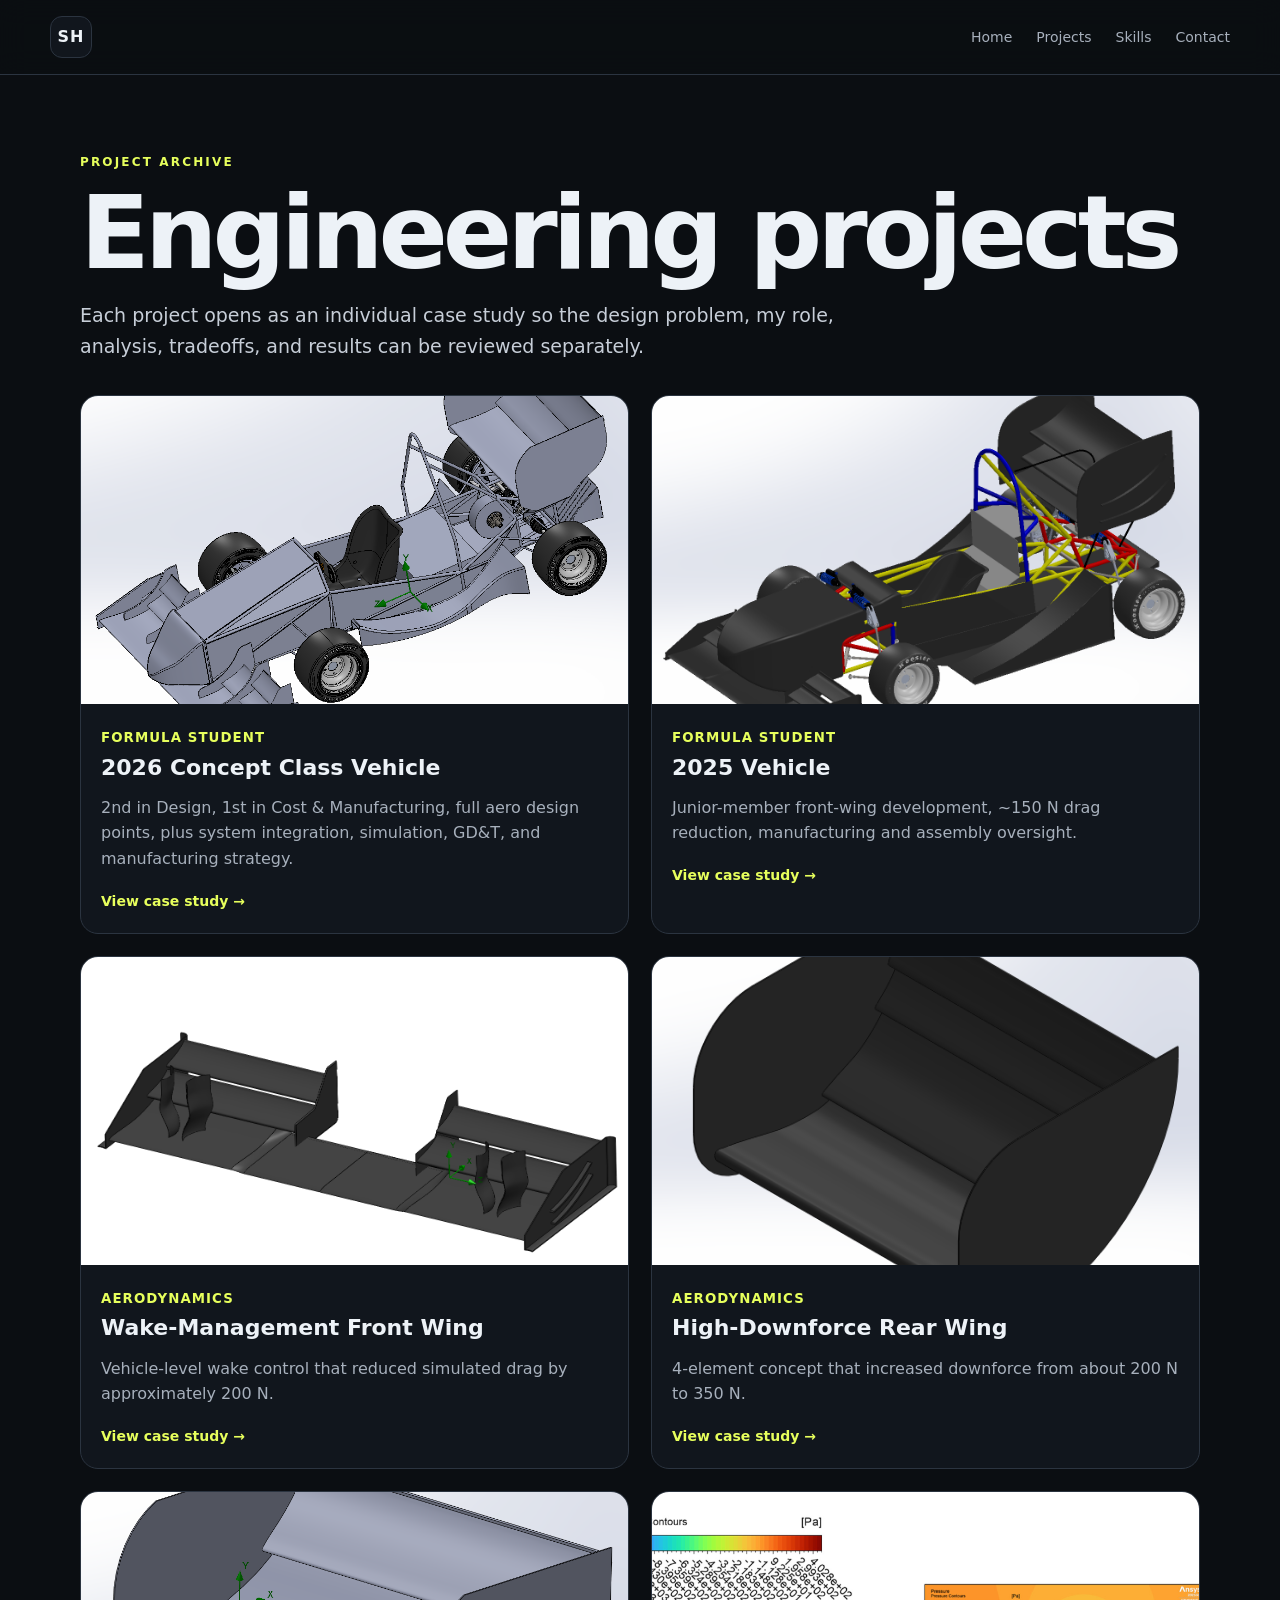
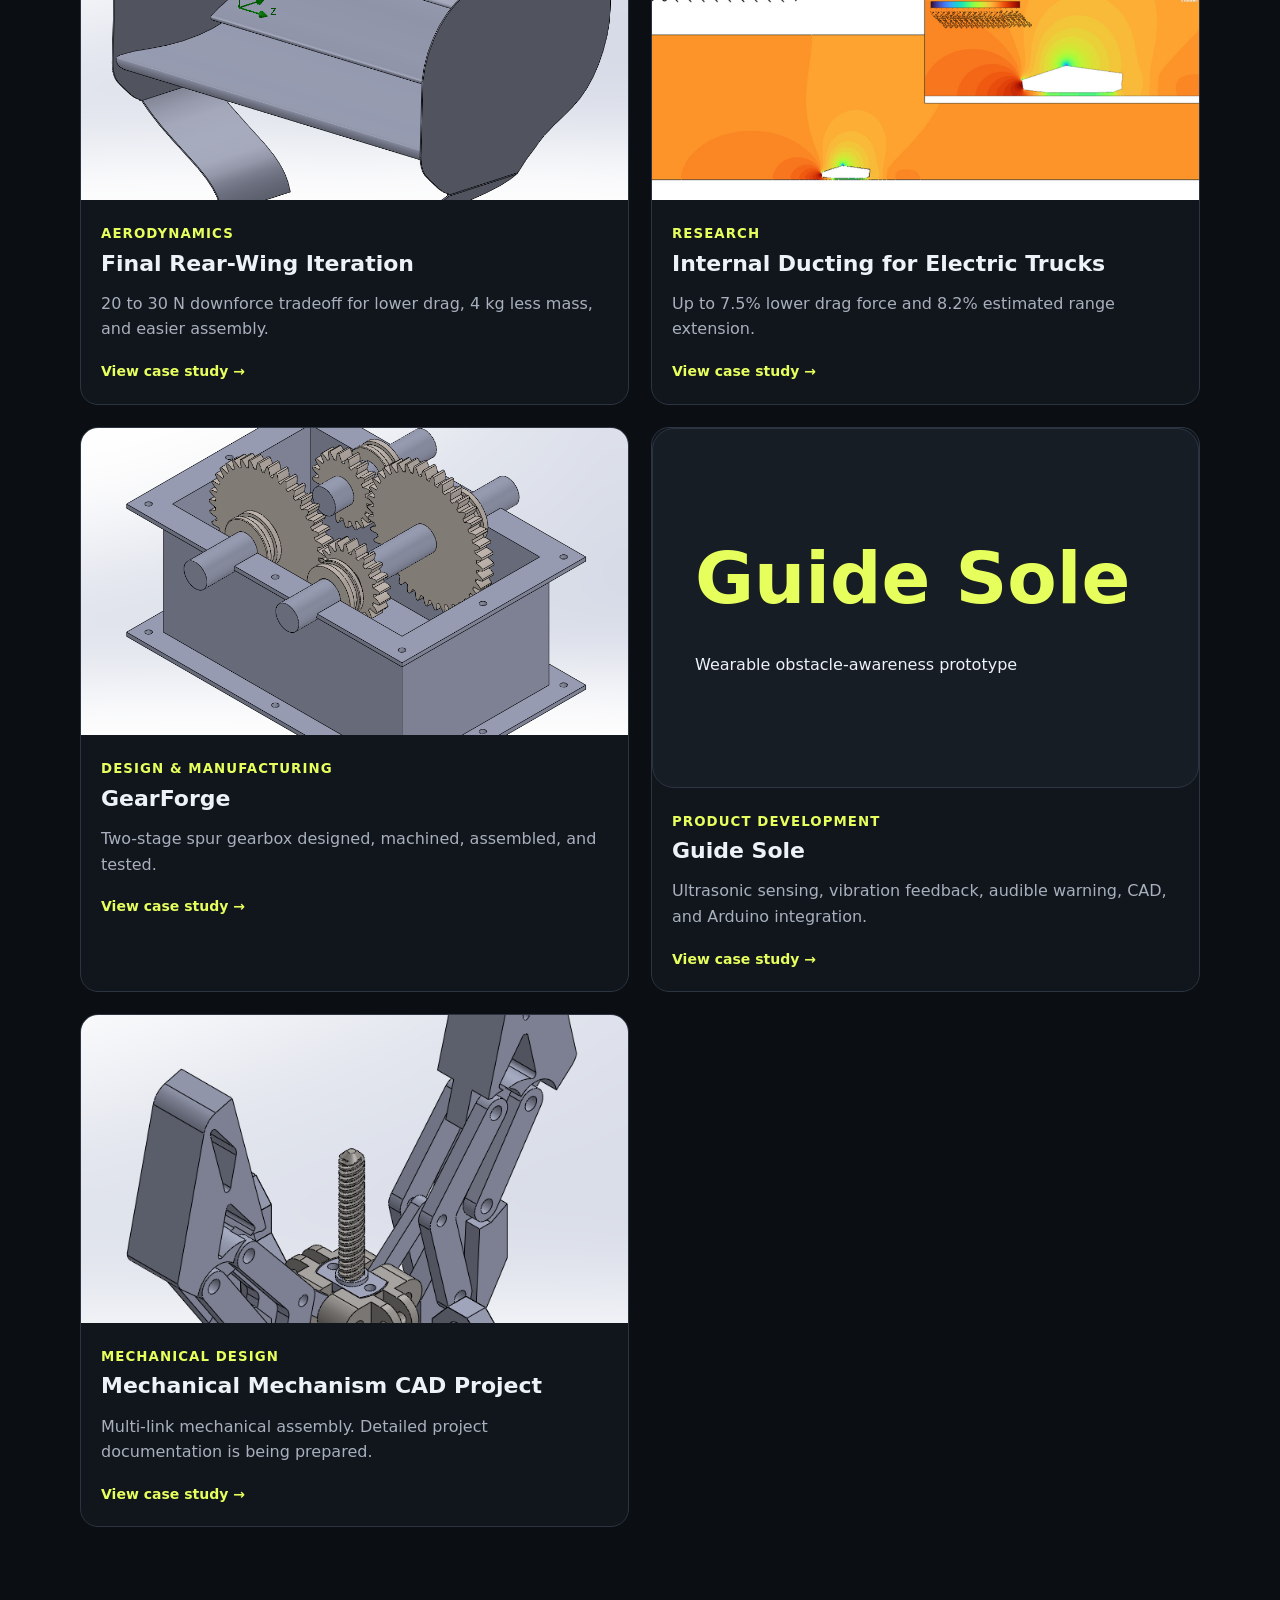
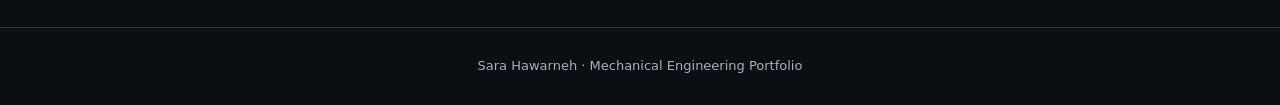
<file: projects.html>
<!doctype html>
<html lang="en">
<head>
  <meta charset="utf-8" />
  <meta name="viewport" content="width=device-width, initial-scale=1" />
  <meta name="description" content="Sara Hawarneh Engineering Projects" />
  <title>Projects | Sara Hawarneh</title>
  <link rel="stylesheet" href="styles.css?v=20260918-2" />
  <link rel="stylesheet" href="project.css?v=20260918-2" />
</head>
<body>
<header class="site-header">
  <a href="index.html" class="brand">SH</a>
  <nav><a href="index.html">Home</a><a href="projects.html">Projects</a><a href="index.html#skills">Skills</a><a href="index.html#contact">Contact</a></nav>
</header>
<main class="project-shell project-index">
  <p class="eyebrow">PROJECT ARCHIVE</p>
  <h1>Engineering projects</h1>
  <p class="lede">Each project opens as an individual case study so the design problem, my role, analysis, tradeoffs, and results can be reviewed separately.</p>
  <div class="project-index-grid">
    <a class="project-index-card" href="projects/2026-formula-student.html?v=7"><img src="Screenshot 2026-09-18 164315.png" alt="2026 Formula Student" /><div class="card-copy"><small>FORMULA STUDENT</small><h3>2026 Concept Class Vehicle</h3><p>2nd in Design, 1st in Cost & Manufacturing, full aero design points, plus system integration, simulation, GD&T, and manufacturing strategy.</p><span>View case study →</span></div></a>
    <a class="project-index-card" href="projects/2025-formula-student.html"><img src="Screenshot 2026-09-18 164420.png" alt="2025 Formula Student" /><div class="card-copy"><small>FORMULA STUDENT</small><h3>2025 Vehicle</h3><p>Junior-member front-wing development, ~150 N drag reduction, manufacturing and assembly oversight.</p><span>View case study →</span></div></a>
    <a class="project-index-card" href="projects/front-wing-wake-management.html"><img src="Screenshot 2026-09-18 164747.png" alt="Wake management front wing" /><div class="card-copy"><small>AERODYNAMICS</small><h3>Wake-Management Front Wing</h3><p>Vehicle-level wake control that reduced simulated drag by approximately 200 N.</p><span>View case study →</span></div></a>
    <a class="project-index-card" href="projects/high-downforce-rear-wing.html"><img src="Screenshot 2026-09-18 164831.png" alt="High downforce rear wing" /><div class="card-copy"><small>AERODYNAMICS</small><h3>High-Downforce Rear Wing</h3><p>4-element concept that increased downforce from about 200 N to 350 N.</p><span>View case study →</span></div></a>
    <a class="project-index-card" href="projects/final-rear-wing.html"><img src="Screenshot 2026-09-18 164855.png" alt="Final rear wing" /><div class="card-copy"><small>AERODYNAMICS</small><h3>Final Rear-Wing Iteration</h3><p>20 to 30 N downforce tradeoff for lower drag, 4 kg less mass, and easier assembly.</p><span>View case study →</span></div></a>
    <a class="project-index-card" href="projects/published-research.html"><img src="Screenshot 2026-09-18 180834.png" alt="ANSYS pressure contour visualization from published electric-truck CFD research" /><div class="card-copy"><small>RESEARCH</small><h3>Internal Ducting for Electric Trucks</h3><p>Up to 7.5% lower drag force and 8.2% estimated range extension.</p><span>View case study →</span></div></a>
    <a class="project-index-card" href="projects/gearforge.html"><img src="Screenshot 2026-09-18 165043.png" alt="GearForge gearbox" /><div class="card-copy"><small>DESIGN & MANUFACTURING</small><h3>GearForge</h3><p>Two-stage spur gearbox designed, machined, assembled, and tested.</p><span>View case study →</span></div></a>
    <a class="project-index-card" href="projects/guide-sole.html"><div class="text-hero-card"><strong>Guide Sole</strong><p>Wearable obstacle-awareness prototype</p></div><div class="card-copy"><small>PRODUCT DEVELOPMENT</small><h3>Guide Sole</h3><p>Ultrasonic sensing, vibration feedback, audible warning, CAD, and Arduino integration.</p><span>View case study →</span></div></a>
    <a class="project-index-card" href="projects/mechanism.html"><img src="Screenshot 2026-09-18 165137.png" alt="Mechanical mechanism CAD project" /><div class="card-copy"><small>MECHANICAL DESIGN</small><h3>Mechanical Mechanism CAD Project</h3><p>Multi-link mechanical assembly. Detailed project documentation is being prepared.</p><span>View case study →</span></div></a>
  </div>
</main>
<footer>Sara Hawarneh · Mechanical Engineering Portfolio</footer>
</body>
</html>
</file>
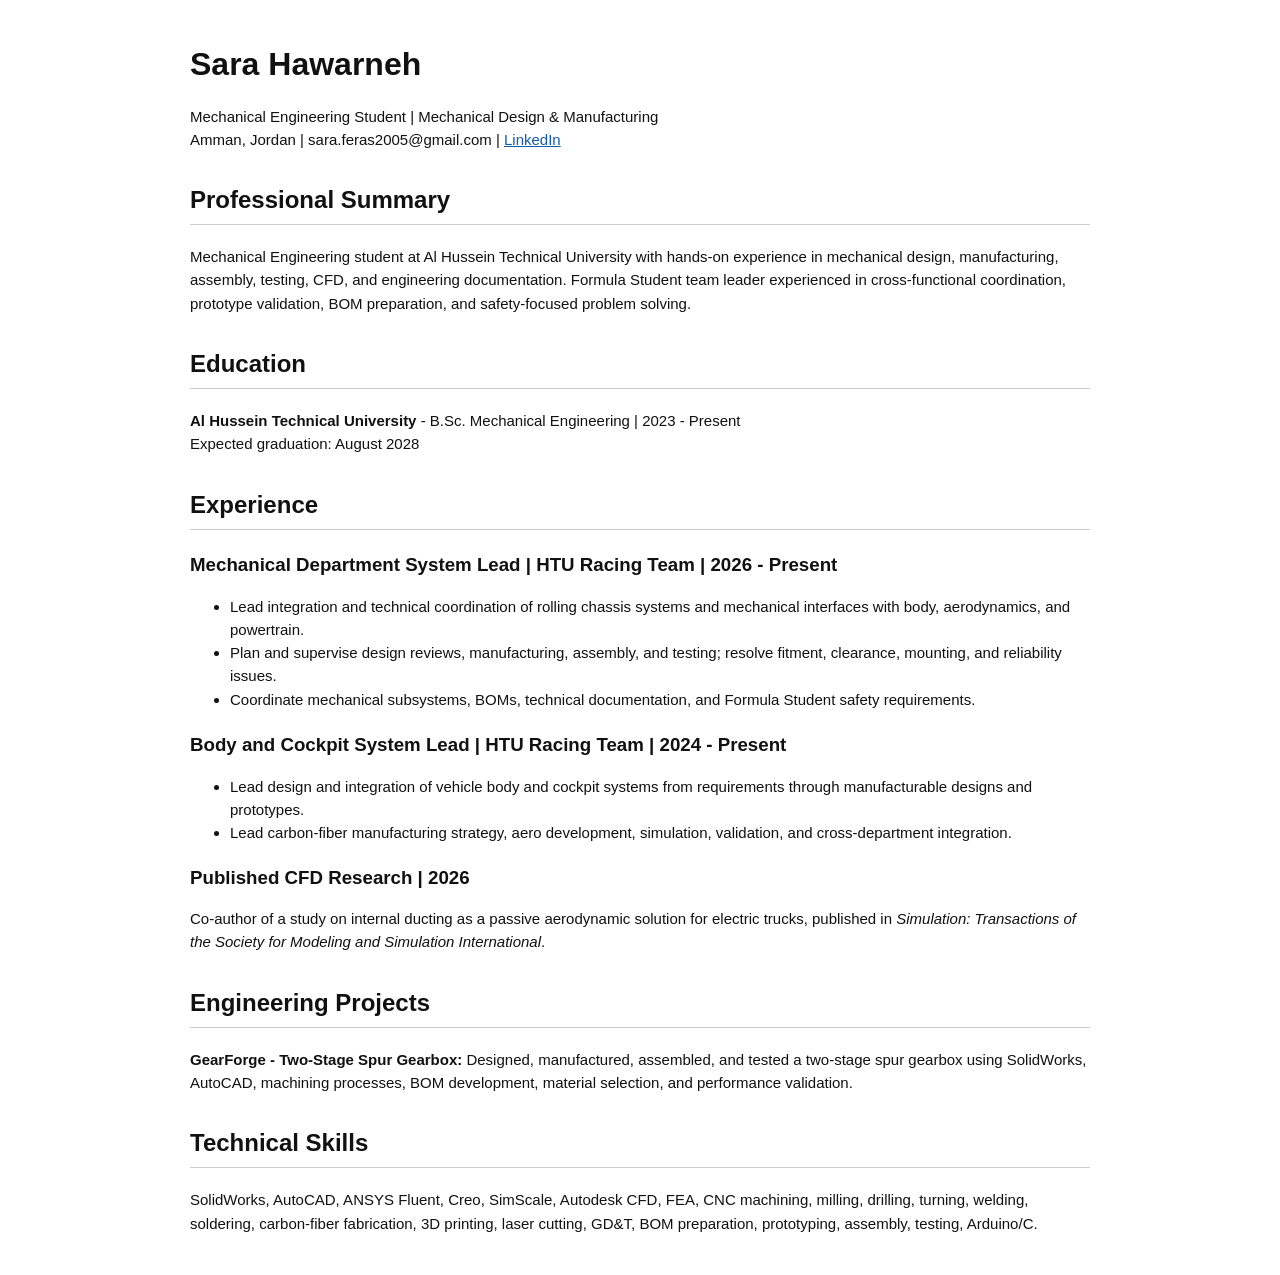
<file: resume.html>
<!doctype html><html><head><meta charset="utf-8"><meta name="viewport" content="width=device-width,initial-scale=1"><title>Sara Hawarneh Resume</title><style>body{font-family:Arial,sans-serif;max-width:900px;margin:40px auto;padding:0 24px;line-height:1.55;color:#111}h1{margin-bottom:4px}h2{margin-top:30px;border-bottom:1px solid #ccc;padding-bottom:6px}h3{margin-bottom:4px}p,li{font-size:15px}a{color:#135ca8}</style></head><body>
<h1>Sara Hawarneh</h1><p>Mechanical Engineering Student | Mechanical Design & Manufacturing<br>Amman, Jordan | sara.feras2005@gmail.com | <a href="https://www.linkedin.com/in/sara-hawarneh-a544b0244">LinkedIn</a></p>
<h2>Professional Summary</h2><p>Mechanical Engineering student at Al Hussein Technical University with hands-on experience in mechanical design, manufacturing, assembly, testing, CFD, and engineering documentation. Formula Student team leader experienced in cross-functional coordination, prototype validation, BOM preparation, and safety-focused problem solving.</p>
<h2>Education</h2><p><strong>Al Hussein Technical University</strong> - B.Sc. Mechanical Engineering | 2023 - Present<br>Expected graduation: August 2028</p>
<h2>Experience</h2>
<h3>Mechanical Department System Lead | HTU Racing Team | 2026 - Present</h3><ul><li>Lead integration and technical coordination of rolling chassis systems and mechanical interfaces with body, aerodynamics, and powertrain.</li><li>Plan and supervise design reviews, manufacturing, assembly, and testing; resolve fitment, clearance, mounting, and reliability issues.</li><li>Coordinate mechanical subsystems, BOMs, technical documentation, and Formula Student safety requirements.</li></ul>
<h3>Body and Cockpit System Lead | HTU Racing Team | 2024 - Present</h3><ul><li>Lead design and integration of vehicle body and cockpit systems from requirements through manufacturable designs and prototypes.</li><li>Lead carbon-fiber manufacturing strategy, aero development, simulation, validation, and cross-department integration.</li></ul>
<h3>Published CFD Research | 2026</h3><p>Co-author of a study on internal ducting as a passive aerodynamic solution for electric trucks, published in <em>Simulation: Transactions of the Society for Modeling and Simulation International</em>.</p>
<h2>Engineering Projects</h2><p><strong>GearForge - Two-Stage Spur Gearbox:</strong> Designed, manufactured, assembled, and tested a two-stage spur gearbox using SolidWorks, AutoCAD, machining processes, BOM development, material selection, and performance validation.</p>
<h2>Technical Skills</h2><p>SolidWorks, AutoCAD, ANSYS Fluent, Creo, SimScale, Autodesk CFD, FEA, CNC machining, milling, drilling, turning, welding, soldering, carbon-fiber fabrication, 3D printing, laser cutting, GD&T, BOM preparation, prototyping, assembly, testing, Arduino/C.</p>
</body></html>
</file>
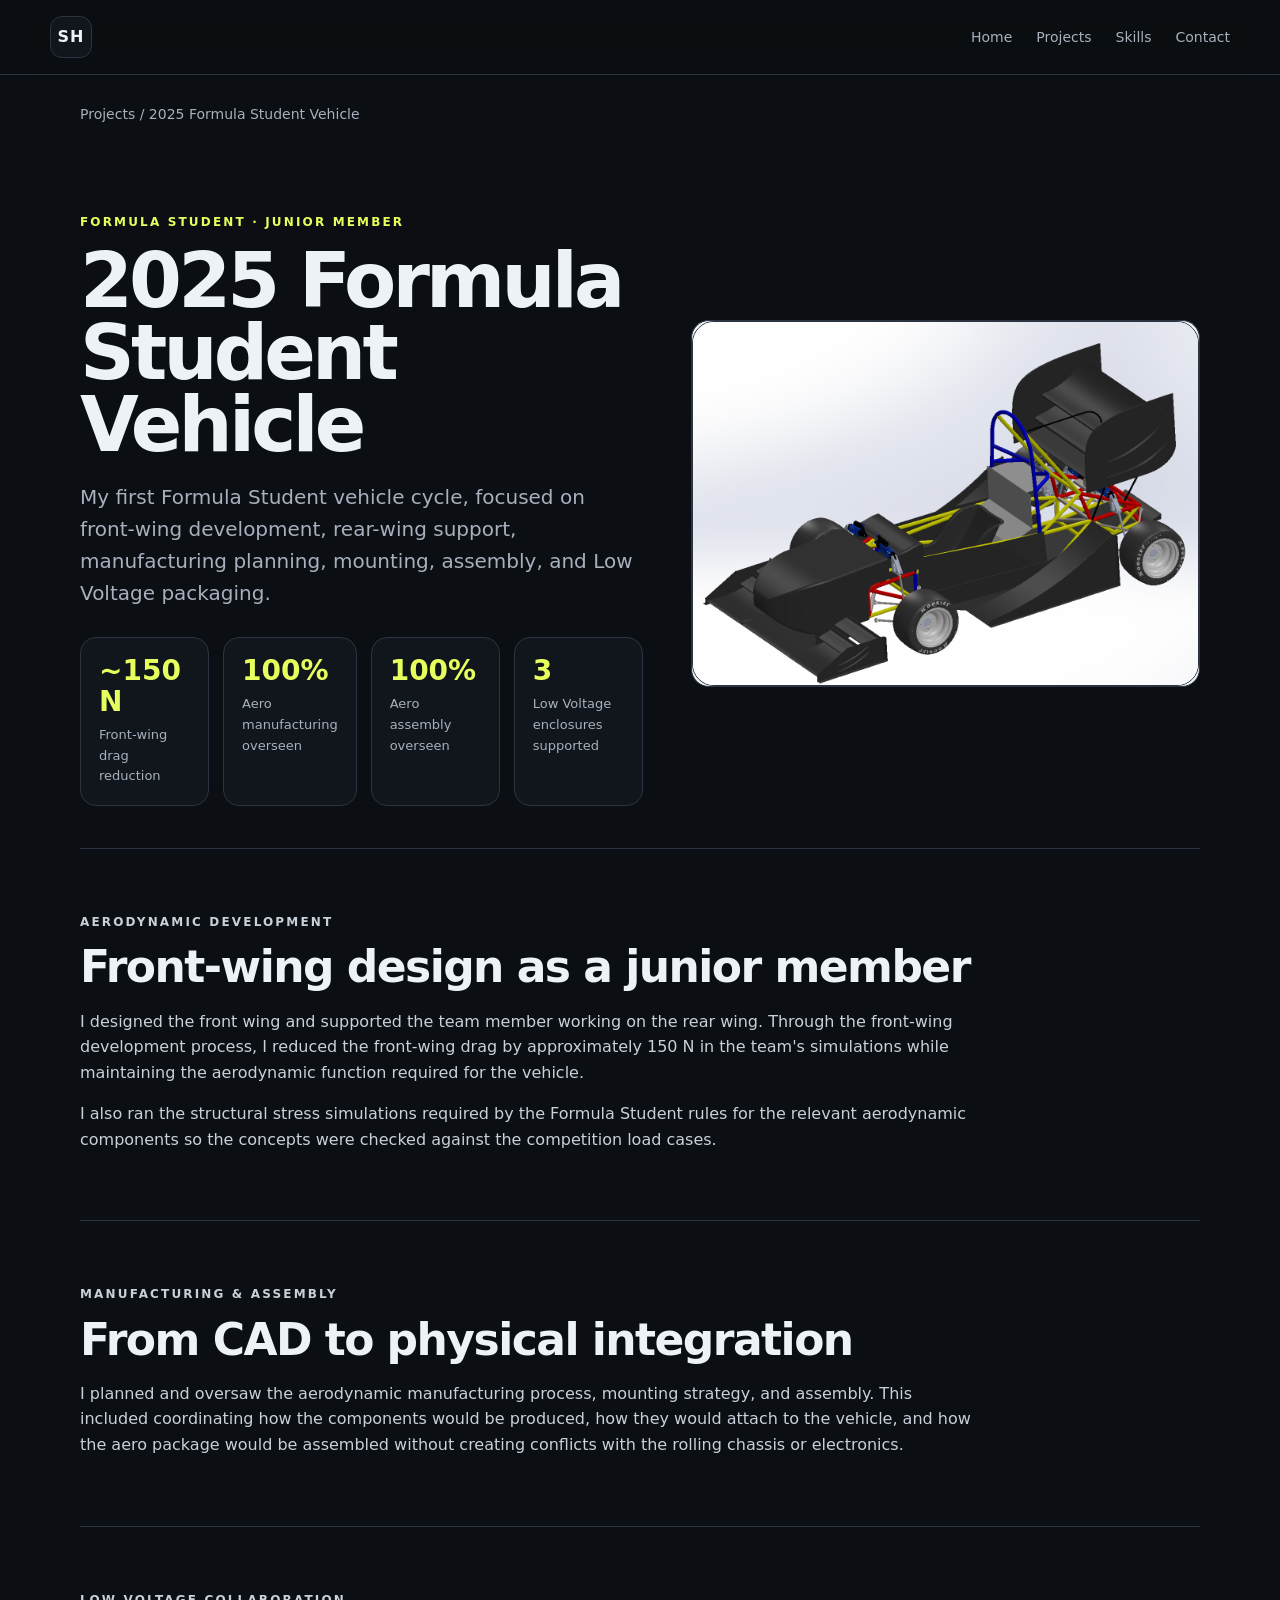
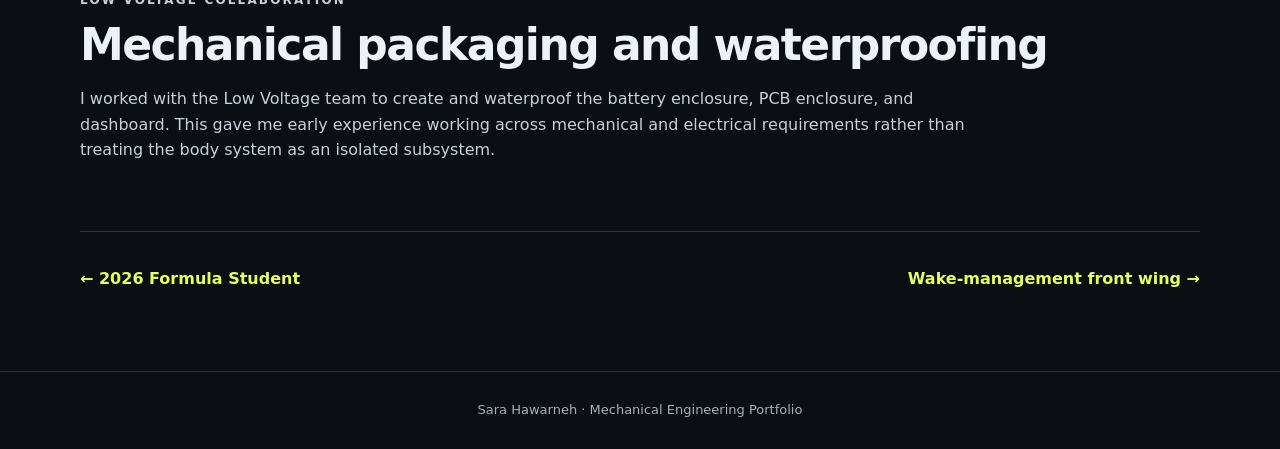
<file: projects/2025-formula-student.html>
<!doctype html>
<html lang="en">
<head>
  <meta charset="utf-8" />
  <meta name="viewport" content="width=device-width, initial-scale=1" />
  <meta name="description" content="2025 Formula Student Vehicle - Sara Hawarneh Engineering Portfolio" />
  <title>2025 Formula Student Vehicle | Sara Hawarneh</title>
  <link rel="stylesheet" href="../styles.css?v=20260918-2" />
  <link rel="stylesheet" href="../project.css?v=20260918-2" />
</head>
<body class="project-page">
<header class="site-header">
  <a href="../index.html" class="brand">SH</a>
  <nav>
    <a href="../index.html">Home</a>
    <a href="../projects.html">Projects</a>
    <a href="../index.html#skills">Skills</a>
    <a href="../index.html#contact">Contact</a>
  </nav>
</header>
<main>
  <div class="project-shell breadcrumb"><a href="../projects.html">Projects</a> / 2025 Formula Student Vehicle</div>
  <section class="project-shell project-hero">
    <div>
      <p class="project-kicker">FORMULA STUDENT · JUNIOR MEMBER</p>
      <h1>2025 Formula Student Vehicle</h1>
      <p class="project-subtitle">My first Formula Student vehicle cycle, focused on front-wing development, rear-wing support, manufacturing planning, mounting, assembly, and Low Voltage packaging.</p>
      <div class="project-metrics"><div class="project-metric"><strong>~150 N</strong><span>Front-wing drag reduction</span></div><div class="project-metric"><strong>100%</strong><span>Aero manufacturing overseen</span></div><div class="project-metric"><strong>100%</strong><span>Aero assembly overseen</span></div><div class="project-metric"><strong>3</strong><span>Low Voltage enclosures supported</span></div></div>
    </div>
    <div class="project-image"><img src="../Screenshot 2026-09-18 164420.png" alt="2025 Formula Student Vehicle" /></div>
  </section>
  <section class="project-shell project-section"><p class="project-kicker">AERODYNAMIC DEVELOPMENT</p><h2>Front-wing design as a junior member</h2><p>I designed the front wing and supported the team member working on the rear wing. Through the front-wing development process, I reduced the front-wing drag by approximately 150 N in the team's simulations while maintaining the aerodynamic function required for the vehicle.</p><p>I also ran the structural stress simulations required by the Formula Student rules for the relevant aerodynamic components so the concepts were checked against the competition load cases.</p></section><section class="project-shell project-section"><p class="project-kicker">MANUFACTURING & ASSEMBLY</p><h2>From CAD to physical integration</h2><p>I planned and oversaw the aerodynamic manufacturing process, mounting strategy, and assembly. This included coordinating how the components would be produced, how they would attach to the vehicle, and how the aero package would be assembled without creating conflicts with the rolling chassis or electronics.</p></section><section class="project-shell project-section"><p class="project-kicker">LOW VOLTAGE COLLABORATION</p><h2>Mechanical packaging and waterproofing</h2><p>I worked with the Low Voltage team to create and waterproof the battery enclosure, PCB enclosure, and dashboard. This gave me early experience working across mechanical and electrical requirements rather than treating the body system as an isolated subsystem.</p></section>
  <div class="project-shell project-footer-nav">
    <a href="2026-formula-student.html">← 2026 Formula Student</a>
    <a href="front-wing-wake-management.html">Wake-management front wing →</a>
  </div>
</main>
<footer>Sara Hawarneh · Mechanical Engineering Portfolio</footer>
</body>
</html>
</file>
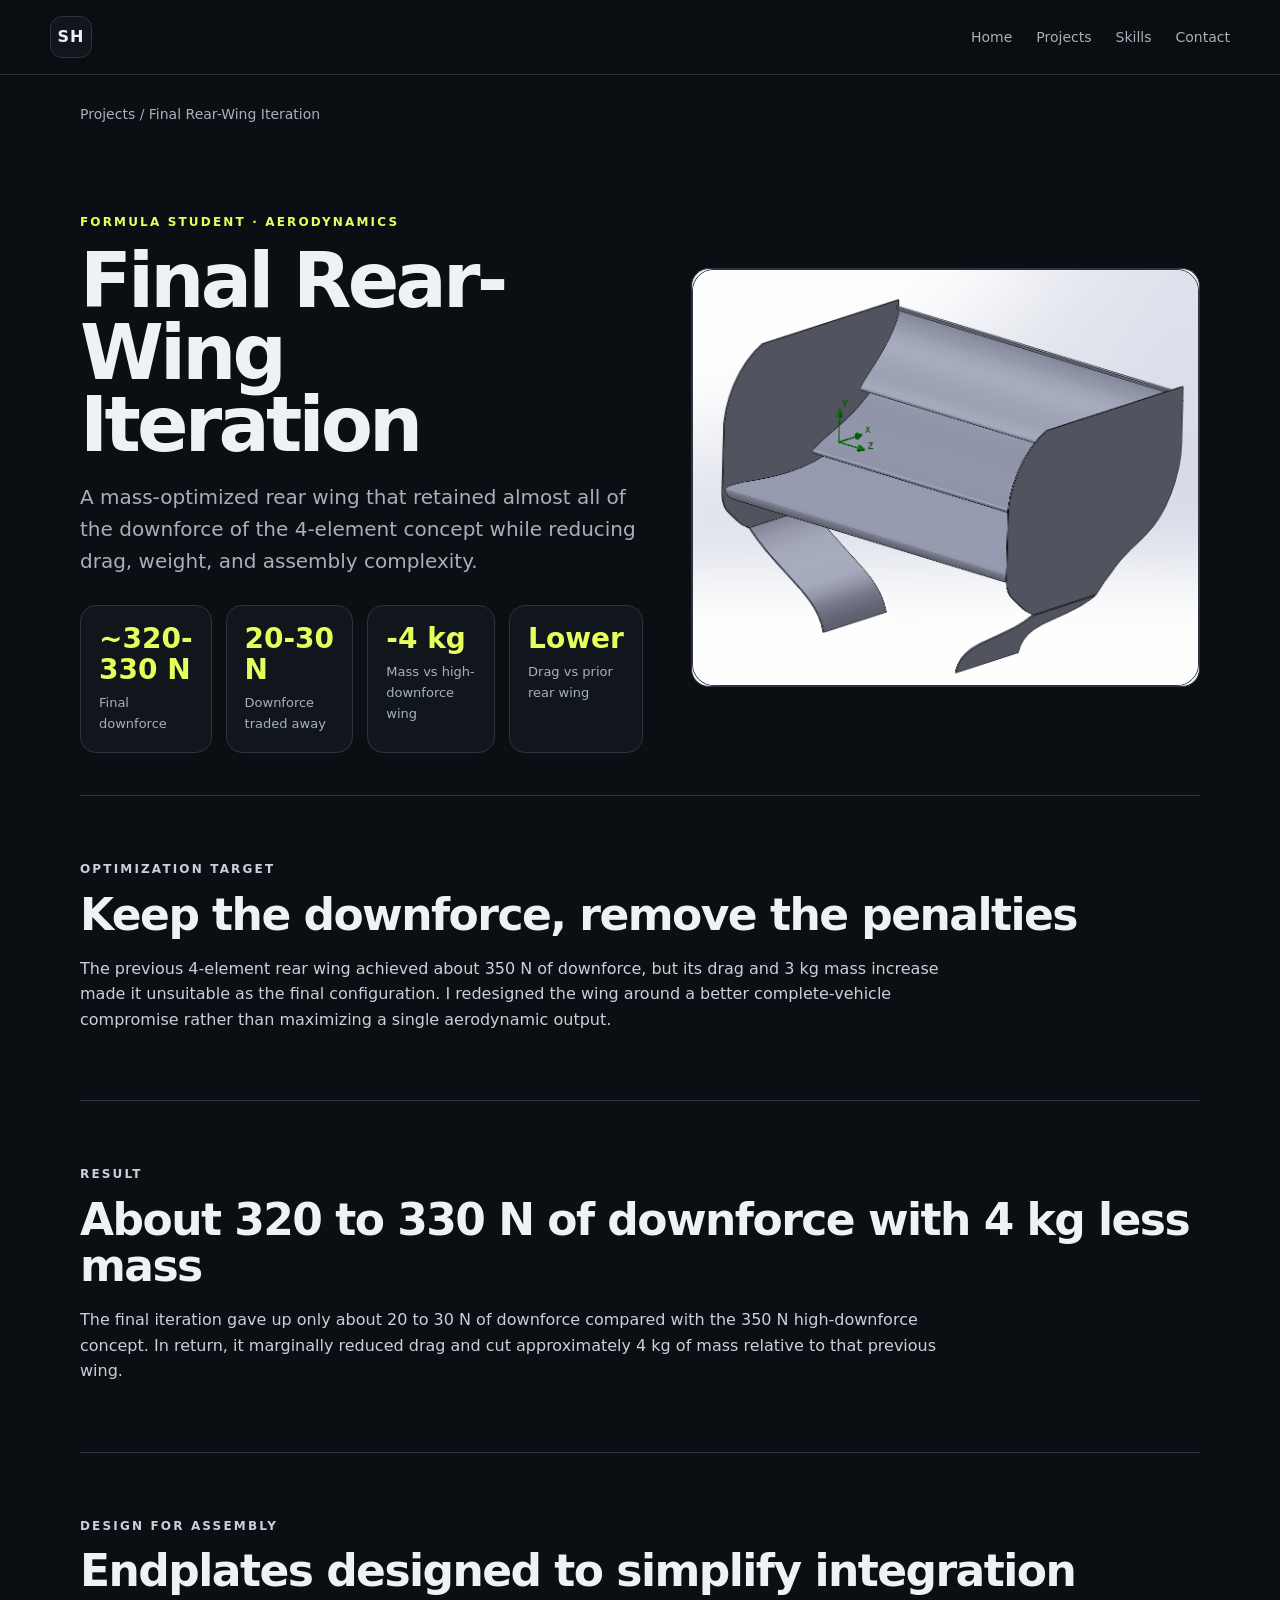
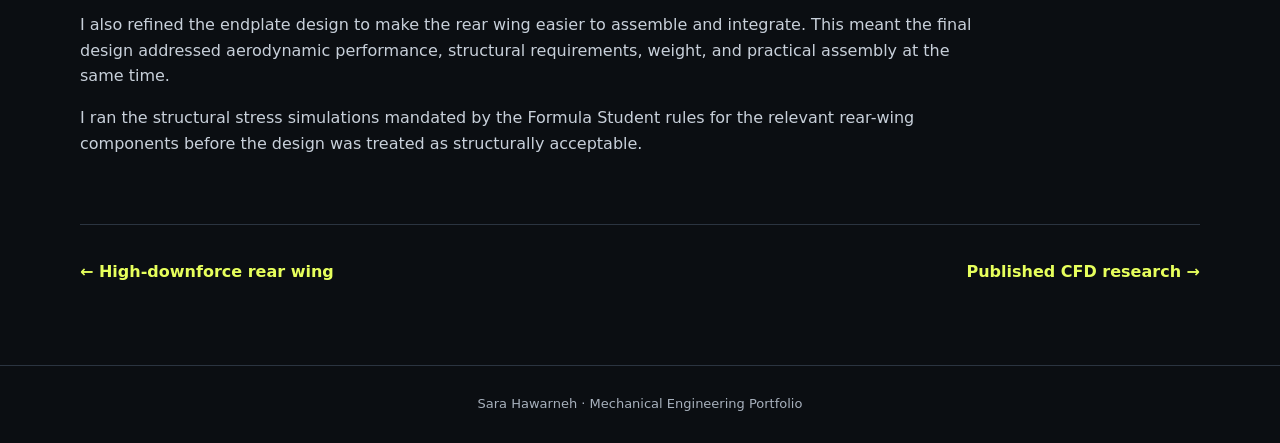
<file: projects/final-rear-wing.html>
<!doctype html>
<html lang="en">
<head>
  <meta charset="utf-8" />
  <meta name="viewport" content="width=device-width, initial-scale=1" />
  <meta name="description" content="Final Rear-Wing Iteration - Sara Hawarneh Engineering Portfolio" />
  <title>Final Rear-Wing Iteration | Sara Hawarneh</title>
  <link rel="stylesheet" href="../styles.css?v=20260918-2" />
  <link rel="stylesheet" href="../project.css?v=20260918-2" />
</head>
<body class="project-page">
<header class="site-header">
  <a href="../index.html" class="brand">SH</a>
  <nav>
    <a href="../index.html">Home</a>
    <a href="../projects.html">Projects</a>
    <a href="../index.html#skills">Skills</a>
    <a href="../index.html#contact">Contact</a>
  </nav>
</header>
<main>
  <div class="project-shell breadcrumb"><a href="../projects.html">Projects</a> / Final Rear-Wing Iteration</div>
  <section class="project-shell project-hero">
    <div>
      <p class="project-kicker">FORMULA STUDENT · AERODYNAMICS</p>
      <h1>Final Rear-Wing Iteration</h1>
      <p class="project-subtitle">A mass-optimized rear wing that retained almost all of the downforce of the 4-element concept while reducing drag, weight, and assembly complexity.</p>
      <div class="project-metrics"><div class="project-metric"><strong>~320-330 N</strong><span>Final downforce</span></div><div class="project-metric"><strong>20-30 N</strong><span>Downforce traded away</span></div><div class="project-metric"><strong>-4 kg</strong><span>Mass vs high-downforce wing</span></div><div class="project-metric"><strong>Lower</strong><span>Drag vs prior rear wing</span></div></div>
    </div>
    <div class="project-image"><img src="../Screenshot 2026-09-18 164855.png" alt="Final Rear-Wing Iteration" /></div>
  </section>
  <section class="project-shell project-section"><p class="project-kicker">OPTIMIZATION TARGET</p><h2>Keep the downforce, remove the penalties</h2><p>The previous 4-element rear wing achieved about 350 N of downforce, but its drag and 3 kg mass increase made it unsuitable as the final configuration. I redesigned the wing around a better complete-vehicle compromise rather than maximizing a single aerodynamic output.</p></section><section class="project-shell project-section"><p class="project-kicker">RESULT</p><h2>About 320 to 330 N of downforce with 4 kg less mass</h2><p>The final iteration gave up only about 20 to 30 N of downforce compared with the 350 N high-downforce concept. In return, it marginally reduced drag and cut approximately 4 kg of mass relative to that previous wing.</p></section><section class="project-shell project-section"><p class="project-kicker">DESIGN FOR ASSEMBLY</p><h2>Endplates designed to simplify integration</h2><p>I also refined the endplate design to make the rear wing easier to assemble and integrate. This meant the final design addressed aerodynamic performance, structural requirements, weight, and practical assembly at the same time.</p><p>I ran the structural stress simulations mandated by the Formula Student rules for the relevant rear-wing components before the design was treated as structurally acceptable.</p></section>
  <div class="project-shell project-footer-nav">
    <a href="high-downforce-rear-wing.html">← High-downforce rear wing</a>
    <a href="published-research.html">Published CFD research →</a>
  </div>
</main>
<footer>Sara Hawarneh · Mechanical Engineering Portfolio</footer>
</body>
</html>
</file>
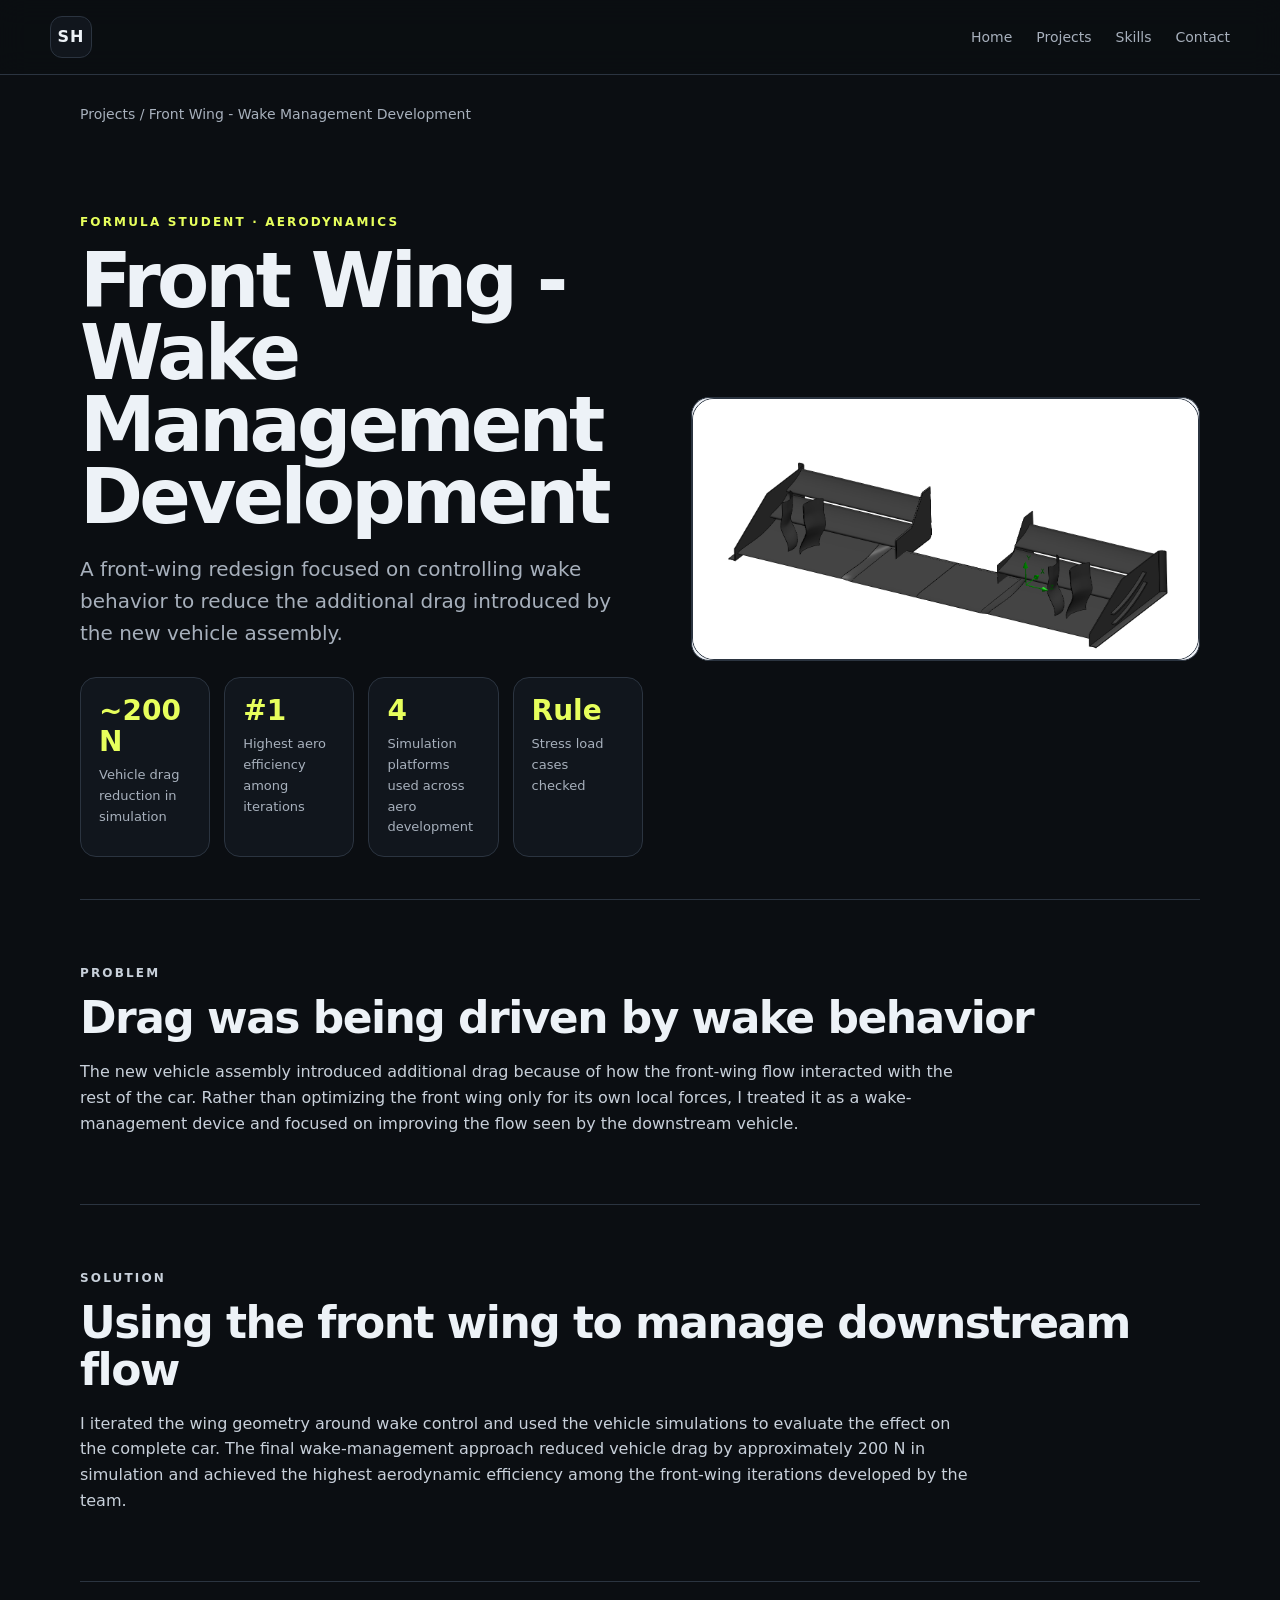
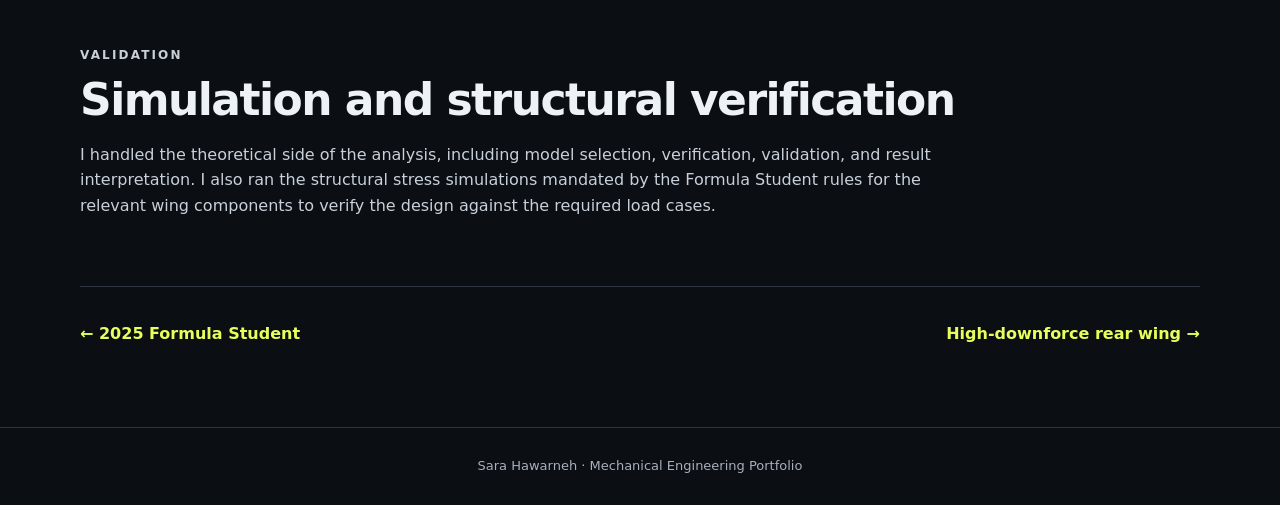
<file: projects/front-wing-wake-management.html>
<!doctype html>
<html lang="en">
<head>
  <meta charset="utf-8" />
  <meta name="viewport" content="width=device-width, initial-scale=1" />
  <meta name="description" content="Front Wing - Wake Management Development - Sara Hawarneh Engineering Portfolio" />
  <title>Front Wing - Wake Management Development | Sara Hawarneh</title>
  <link rel="stylesheet" href="../styles.css?v=20260918-2" />
  <link rel="stylesheet" href="../project.css?v=20260918-2" />
</head>
<body class="project-page">
<header class="site-header">
  <a href="../index.html" class="brand">SH</a>
  <nav>
    <a href="../index.html">Home</a>
    <a href="../projects.html">Projects</a>
    <a href="../index.html#skills">Skills</a>
    <a href="../index.html#contact">Contact</a>
  </nav>
</header>
<main>
  <div class="project-shell breadcrumb"><a href="../projects.html">Projects</a> / Front Wing - Wake Management Development</div>
  <section class="project-shell project-hero">
    <div>
      <p class="project-kicker">FORMULA STUDENT · AERODYNAMICS</p>
      <h1>Front Wing - Wake Management Development</h1>
      <p class="project-subtitle">A front-wing redesign focused on controlling wake behavior to reduce the additional drag introduced by the new vehicle assembly.</p>
      <div class="project-metrics"><div class="project-metric"><strong>~200 N</strong><span>Vehicle drag reduction in simulation</span></div><div class="project-metric"><strong>#1</strong><span>Highest aero efficiency among iterations</span></div><div class="project-metric"><strong>4</strong><span>Simulation platforms used across aero development</span></div><div class="project-metric"><strong>Rule</strong><span>Stress load cases checked</span></div></div>
    </div>
    <div class="project-image"><img src="../Screenshot 2026-09-18 164747.png" alt="Front Wing - Wake Management Development" /></div>
  </section>
  <section class="project-shell project-section"><p class="project-kicker">PROBLEM</p><h2>Drag was being driven by wake behavior</h2><p>The new vehicle assembly introduced additional drag because of how the front-wing flow interacted with the rest of the car. Rather than optimizing the front wing only for its own local forces, I treated it as a wake-management device and focused on improving the flow seen by the downstream vehicle.</p></section><section class="project-shell project-section"><p class="project-kicker">SOLUTION</p><h2>Using the front wing to manage downstream flow</h2><p>I iterated the wing geometry around wake control and used the vehicle simulations to evaluate the effect on the complete car. The final wake-management approach reduced vehicle drag by approximately 200 N in simulation and achieved the highest aerodynamic efficiency among the front-wing iterations developed by the team.</p></section><section class="project-shell project-section"><p class="project-kicker">VALIDATION</p><h2>Simulation and structural verification</h2><p>I handled the theoretical side of the analysis, including model selection, verification, validation, and result interpretation. I also ran the structural stress simulations mandated by the Formula Student rules for the relevant wing components to verify the design against the required load cases.</p></section>
  <div class="project-shell project-footer-nav">
    <a href="2025-formula-student.html">← 2025 Formula Student</a>
    <a href="high-downforce-rear-wing.html">High-downforce rear wing →</a>
  </div>
</main>
<footer>Sara Hawarneh · Mechanical Engineering Portfolio</footer>
</body>
</html>
</file>
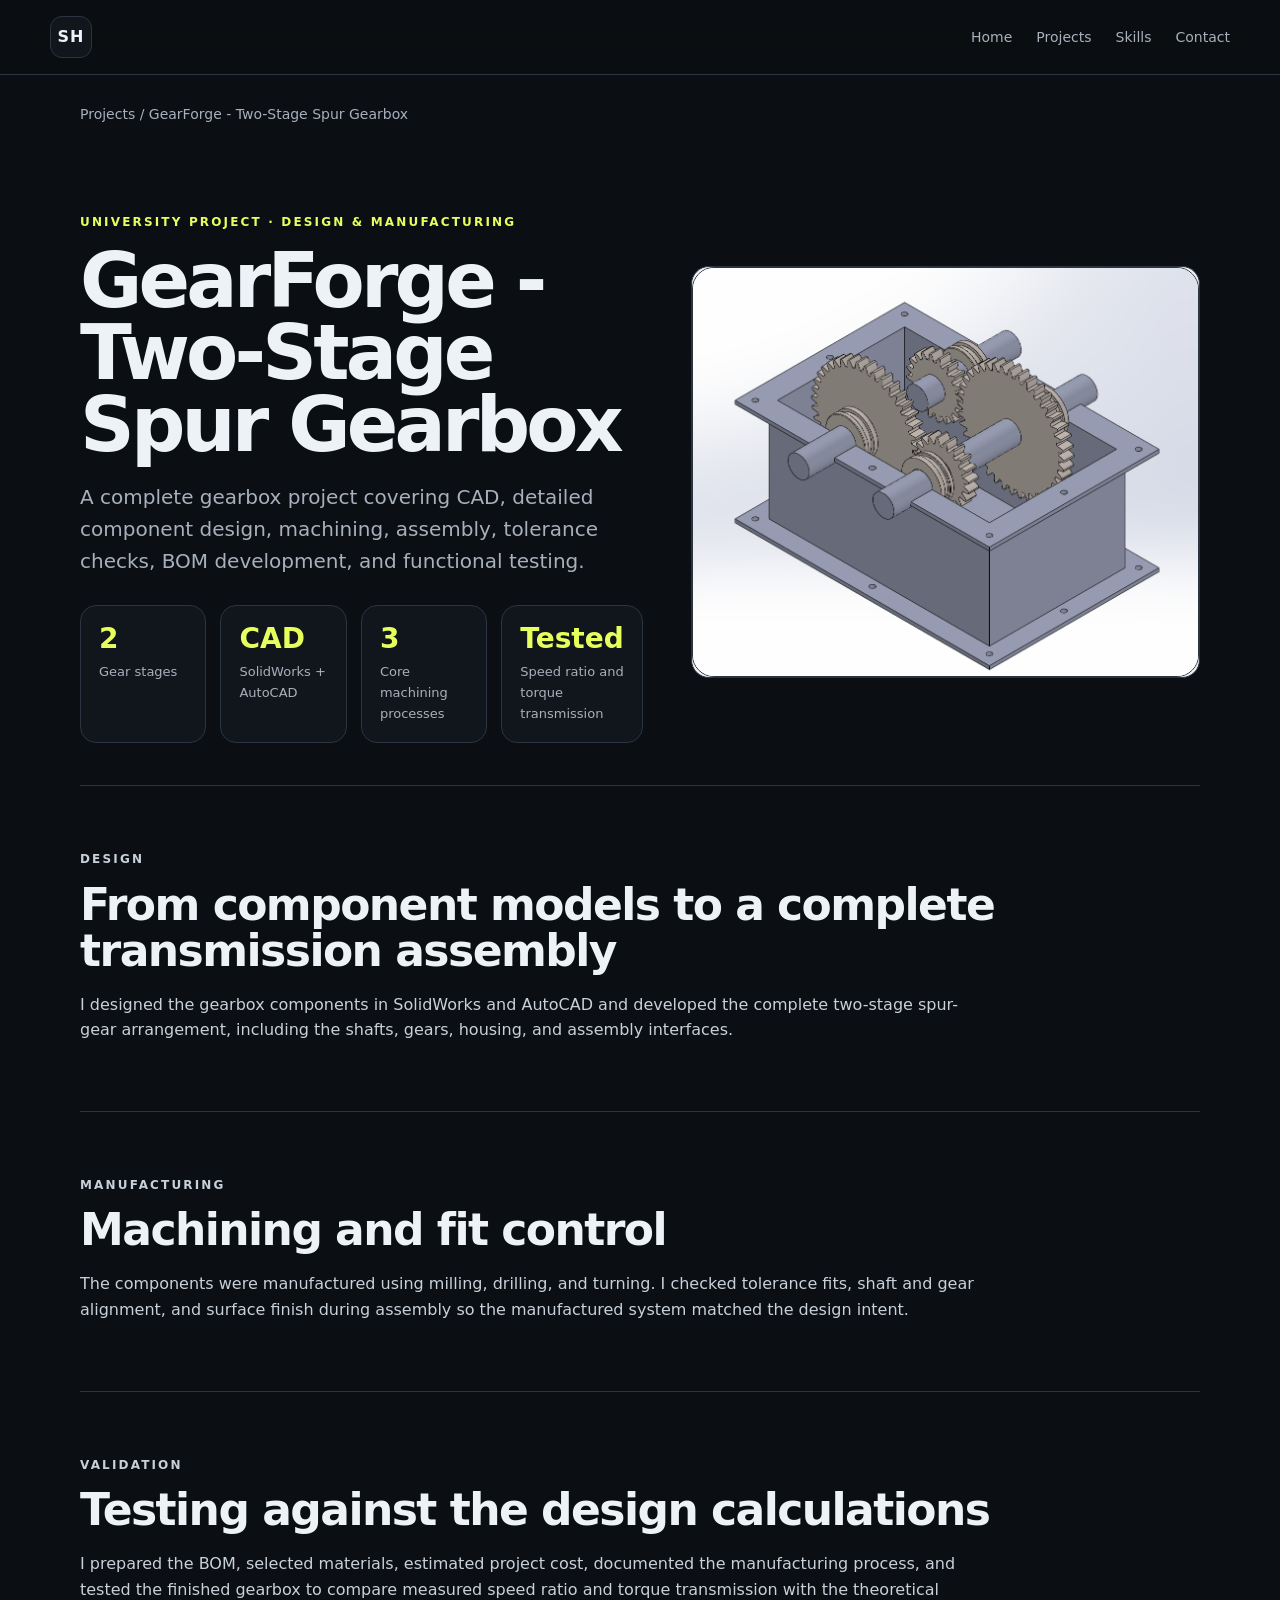
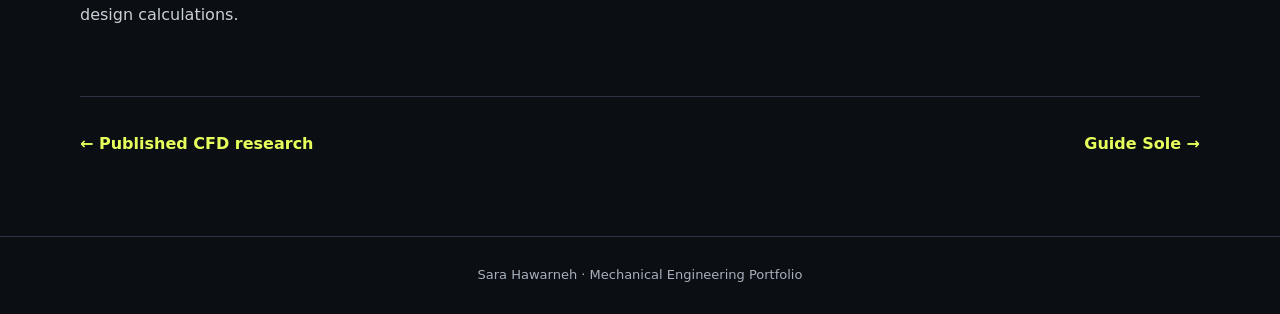
<file: projects/gearforge.html>
<!doctype html>
<html lang="en">
<head>
  <meta charset="utf-8" />
  <meta name="viewport" content="width=device-width, initial-scale=1" />
  <meta name="description" content="GearForge - Two-Stage Spur Gearbox - Sara Hawarneh Engineering Portfolio" />
  <title>GearForge - Two-Stage Spur Gearbox | Sara Hawarneh</title>
  <link rel="stylesheet" href="../styles.css?v=20260918-2" />
  <link rel="stylesheet" href="../project.css?v=20260918-2" />
</head>
<body class="project-page">
<header class="site-header">
  <a href="../index.html" class="brand">SH</a>
  <nav>
    <a href="../index.html">Home</a>
    <a href="../projects.html">Projects</a>
    <a href="../index.html#skills">Skills</a>
    <a href="../index.html#contact">Contact</a>
  </nav>
</header>
<main>
  <div class="project-shell breadcrumb"><a href="../projects.html">Projects</a> / GearForge - Two-Stage Spur Gearbox</div>
  <section class="project-shell project-hero">
    <div>
      <p class="project-kicker">UNIVERSITY PROJECT · DESIGN & MANUFACTURING</p>
      <h1>GearForge - Two-Stage Spur Gearbox</h1>
      <p class="project-subtitle">A complete gearbox project covering CAD, detailed component design, machining, assembly, tolerance checks, BOM development, and functional testing.</p>
      <div class="project-metrics"><div class="project-metric"><strong>2</strong><span>Gear stages</span></div><div class="project-metric"><strong>CAD</strong><span>SolidWorks + AutoCAD</span></div><div class="project-metric"><strong>3</strong><span>Core machining processes</span></div><div class="project-metric"><strong>Tested</strong><span>Speed ratio and torque transmission</span></div></div>
    </div>
    <div class="project-image"><img src="../Screenshot 2026-09-18 165043.png" alt="GearForge - Two-Stage Spur Gearbox" /></div>
  </section>
  <section class="project-shell project-section"><p class="project-kicker">DESIGN</p><h2>From component models to a complete transmission assembly</h2><p>I designed the gearbox components in SolidWorks and AutoCAD and developed the complete two-stage spur-gear arrangement, including the shafts, gears, housing, and assembly interfaces.</p></section><section class="project-shell project-section"><p class="project-kicker">MANUFACTURING</p><h2>Machining and fit control</h2><p>The components were manufactured using milling, drilling, and turning. I checked tolerance fits, shaft and gear alignment, and surface finish during assembly so the manufactured system matched the design intent.</p></section><section class="project-shell project-section"><p class="project-kicker">VALIDATION</p><h2>Testing against the design calculations</h2><p>I prepared the BOM, selected materials, estimated project cost, documented the manufacturing process, and tested the finished gearbox to compare measured speed ratio and torque transmission with the theoretical design calculations.</p></section>
  <div class="project-shell project-footer-nav">
    <a href="published-research.html">← Published CFD research</a>
    <a href="guide-sole.html">Guide Sole →</a>
  </div>
</main>
<footer>Sara Hawarneh · Mechanical Engineering Portfolio</footer>
</body>
</html>
</file>
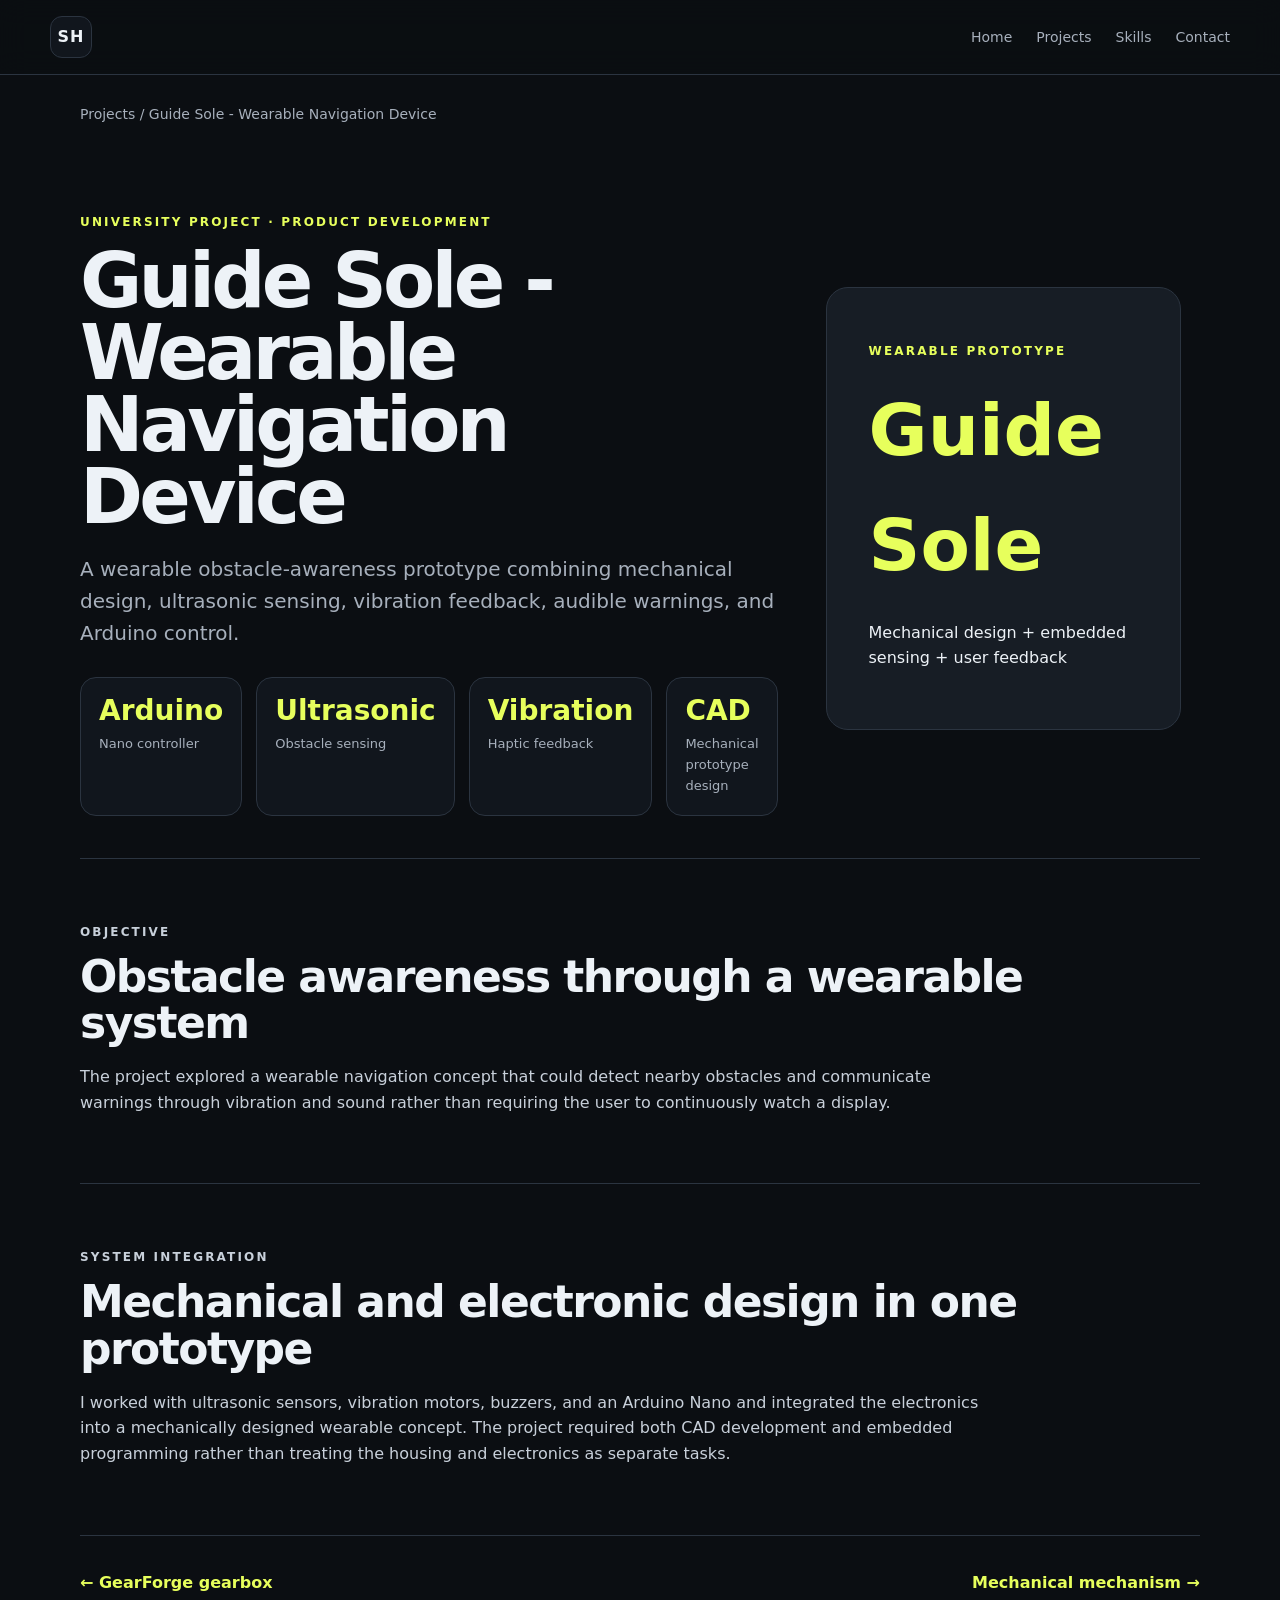
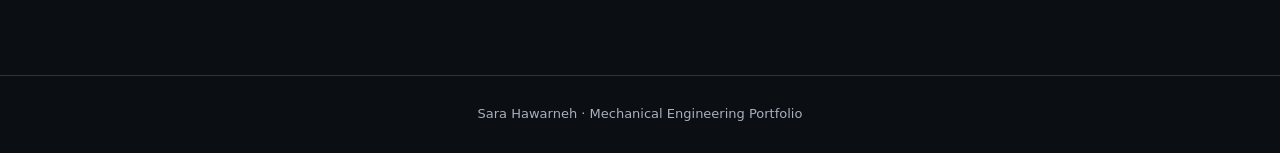
<file: projects/guide-sole.html>
<!doctype html>
<html lang="en">
<head>
  <meta charset="utf-8" />
  <meta name="viewport" content="width=device-width, initial-scale=1" />
  <meta name="description" content="Guide Sole - Wearable Navigation Device - Sara Hawarneh Engineering Portfolio" />
  <title>Guide Sole - Wearable Navigation Device | Sara Hawarneh</title>
  <link rel="stylesheet" href="../styles.css?v=20260918-2" />
  <link rel="stylesheet" href="../project.css?v=20260918-2" />
</head>
<body class="project-page">
<header class="site-header">
  <a href="../index.html" class="brand">SH</a>
  <nav>
    <a href="../index.html">Home</a>
    <a href="../projects.html">Projects</a>
    <a href="../index.html#skills">Skills</a>
    <a href="../index.html#contact">Contact</a>
  </nav>
</header>
<main>
  <div class="project-shell breadcrumb"><a href="../projects.html">Projects</a> / Guide Sole - Wearable Navigation Device</div>
  <section class="project-shell project-hero">
    <div>
      <p class="project-kicker">UNIVERSITY PROJECT · PRODUCT DEVELOPMENT</p>
      <h1>Guide Sole - Wearable Navigation Device</h1>
      <p class="project-subtitle">A wearable obstacle-awareness prototype combining mechanical design, ultrasonic sensing, vibration feedback, audible warnings, and Arduino control.</p>
      <div class="project-metrics"><div class="project-metric"><strong>Arduino</strong><span>Nano controller</span></div><div class="project-metric"><strong>Ultrasonic</strong><span>Obstacle sensing</span></div><div class="project-metric"><strong>Vibration</strong><span>Haptic feedback</span></div><div class="project-metric"><strong>CAD</strong><span>Mechanical prototype design</span></div></div>
    </div>
    <div class="text-hero-card"><p class="project-kicker">WEARABLE PROTOTYPE</p><strong>Guide Sole</strong><p>Mechanical design + embedded sensing + user feedback</p></div>
  </section>
  <section class="project-shell project-section"><p class="project-kicker">OBJECTIVE</p><h2>Obstacle awareness through a wearable system</h2><p>The project explored a wearable navigation concept that could detect nearby obstacles and communicate warnings through vibration and sound rather than requiring the user to continuously watch a display.</p></section><section class="project-shell project-section"><p class="project-kicker">SYSTEM INTEGRATION</p><h2>Mechanical and electronic design in one prototype</h2><p>I worked with ultrasonic sensors, vibration motors, buzzers, and an Arduino Nano and integrated the electronics into a mechanically designed wearable concept. The project required both CAD development and embedded programming rather than treating the housing and electronics as separate tasks.</p></section>
  <div class="project-shell project-footer-nav">
    <a href="gearforge.html">← GearForge gearbox</a>
    <a href="mechanism.html">Mechanical mechanism →</a>
  </div>
</main>
<footer>Sara Hawarneh · Mechanical Engineering Portfolio</footer>
</body>
</html>
</file>
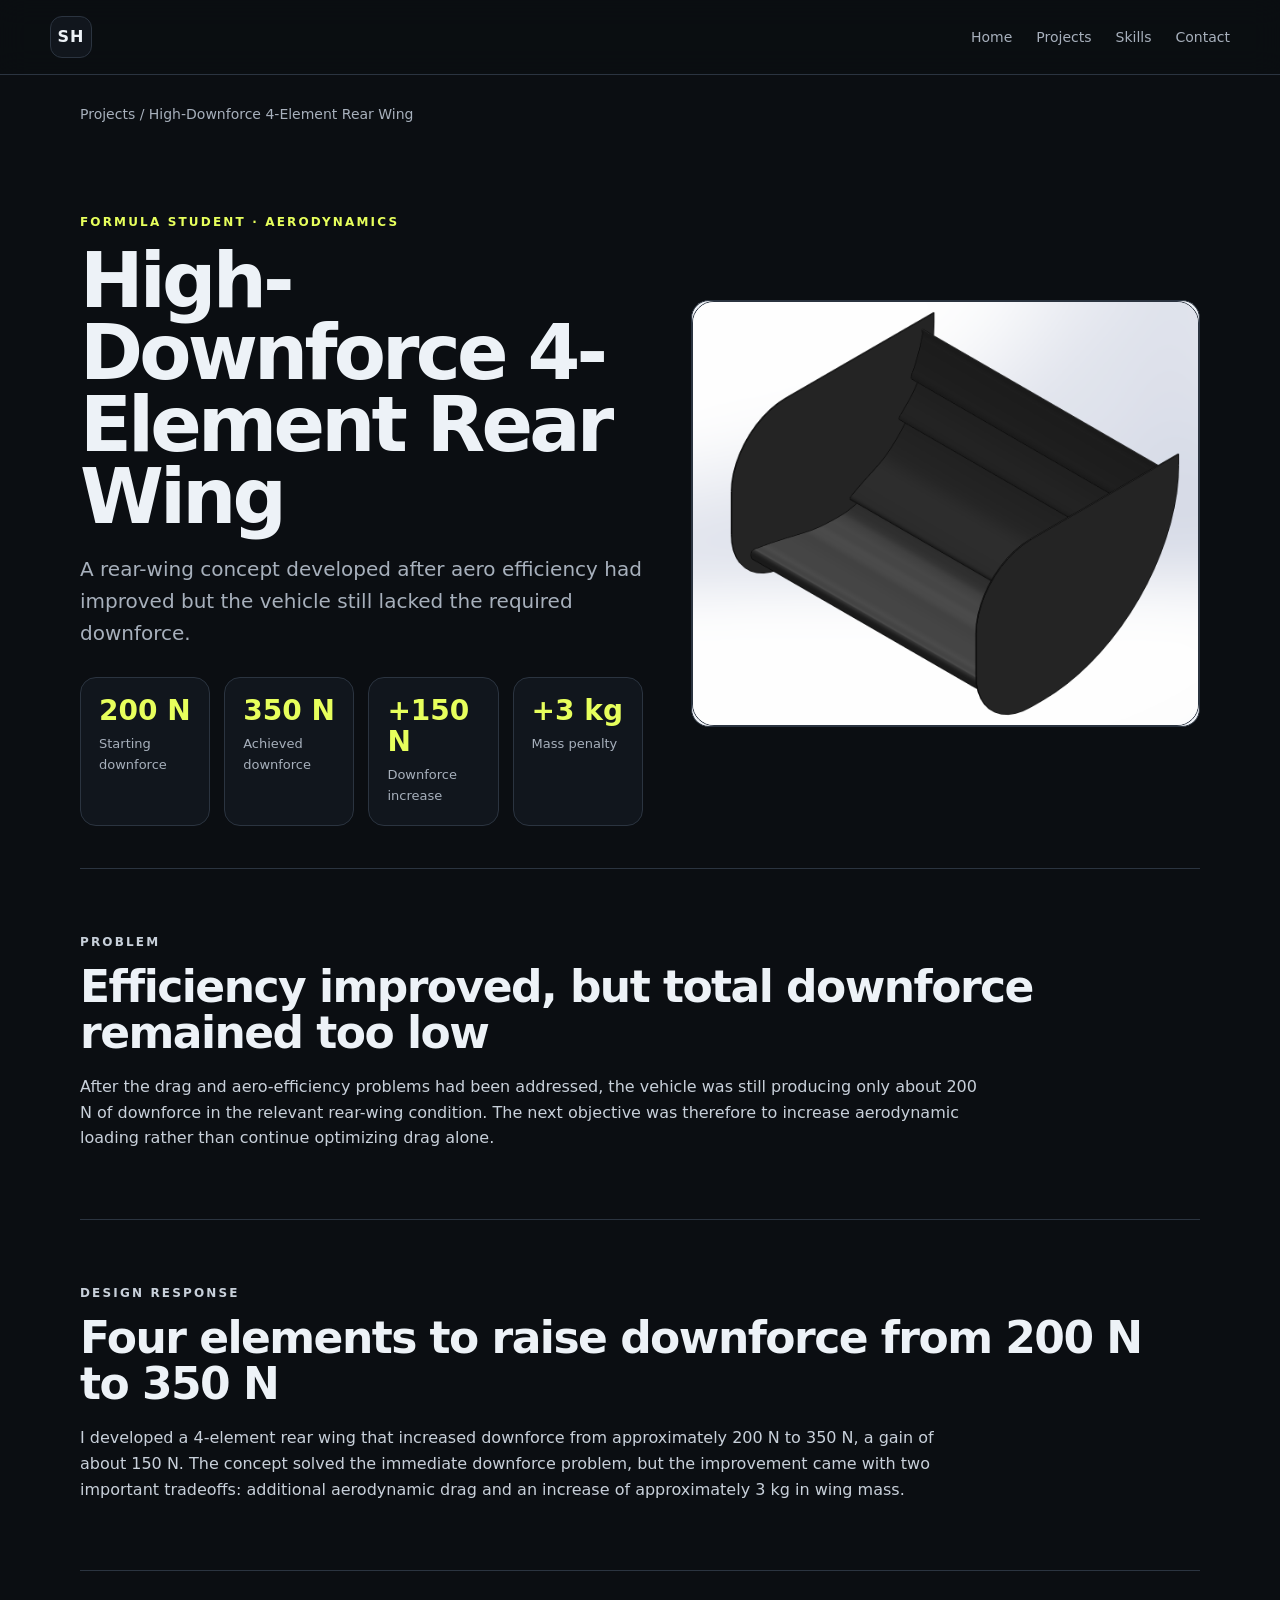
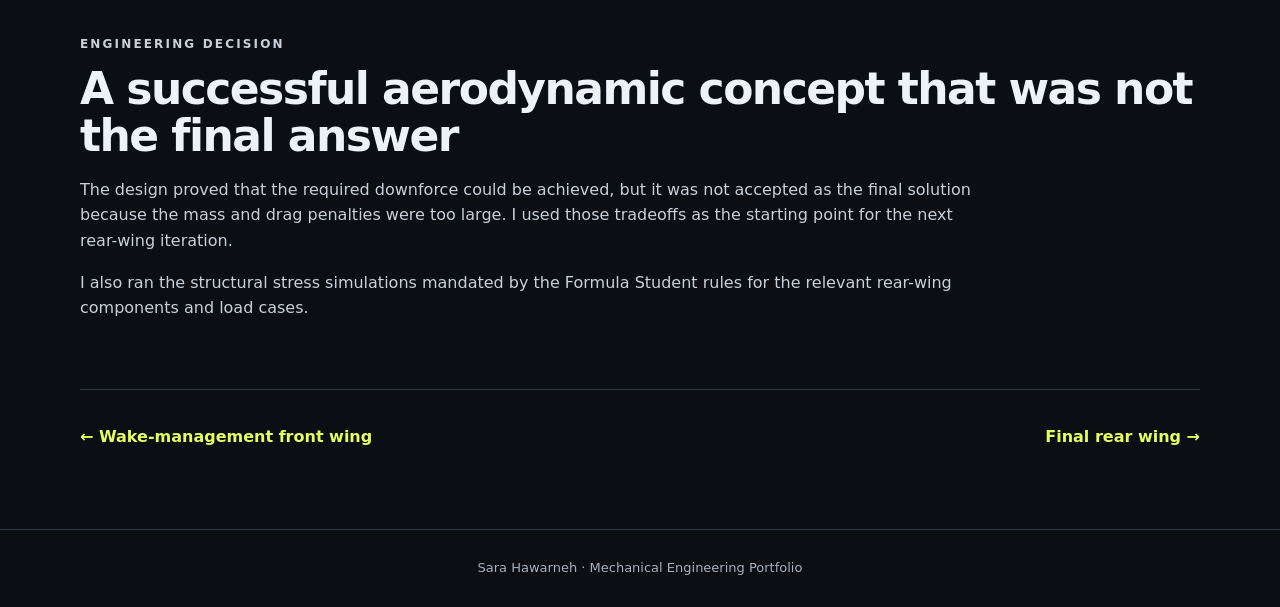
<file: projects/high-downforce-rear-wing.html>
<!doctype html>
<html lang="en">
<head>
  <meta charset="utf-8" />
  <meta name="viewport" content="width=device-width, initial-scale=1" />
  <meta name="description" content="High-Downforce 4-Element Rear Wing - Sara Hawarneh Engineering Portfolio" />
  <title>High-Downforce 4-Element Rear Wing | Sara Hawarneh</title>
  <link rel="stylesheet" href="../styles.css?v=20260918-2" />
  <link rel="stylesheet" href="../project.css?v=20260918-2" />
</head>
<body class="project-page">
<header class="site-header">
  <a href="../index.html" class="brand">SH</a>
  <nav>
    <a href="../index.html">Home</a>
    <a href="../projects.html">Projects</a>
    <a href="../index.html#skills">Skills</a>
    <a href="../index.html#contact">Contact</a>
  </nav>
</header>
<main>
  <div class="project-shell breadcrumb"><a href="../projects.html">Projects</a> / High-Downforce 4-Element Rear Wing</div>
  <section class="project-shell project-hero">
    <div>
      <p class="project-kicker">FORMULA STUDENT · AERODYNAMICS</p>
      <h1>High-Downforce 4-Element Rear Wing</h1>
      <p class="project-subtitle">A rear-wing concept developed after aero efficiency had improved but the vehicle still lacked the required downforce.</p>
      <div class="project-metrics"><div class="project-metric"><strong>200 N</strong><span>Starting downforce</span></div><div class="project-metric"><strong>350 N</strong><span>Achieved downforce</span></div><div class="project-metric"><strong>+150 N</strong><span>Downforce increase</span></div><div class="project-metric"><strong>+3 kg</strong><span>Mass penalty</span></div></div>
    </div>
    <div class="project-image"><img src="../Screenshot 2026-09-18 164831.png" alt="High-Downforce 4-Element Rear Wing" /></div>
  </section>
  <section class="project-shell project-section"><p class="project-kicker">PROBLEM</p><h2>Efficiency improved, but total downforce remained too low</h2><p>After the drag and aero-efficiency problems had been addressed, the vehicle was still producing only about 200 N of downforce in the relevant rear-wing condition. The next objective was therefore to increase aerodynamic loading rather than continue optimizing drag alone.</p></section><section class="project-shell project-section"><p class="project-kicker">DESIGN RESPONSE</p><h2>Four elements to raise downforce from 200 N to 350 N</h2><p>I developed a 4-element rear wing that increased downforce from approximately 200 N to 350 N, a gain of about 150 N. The concept solved the immediate downforce problem, but the improvement came with two important tradeoffs: additional aerodynamic drag and an increase of approximately 3 kg in wing mass.</p></section><section class="project-shell project-section"><p class="project-kicker">ENGINEERING DECISION</p><h2>A successful aerodynamic concept that was not the final answer</h2><p>The design proved that the required downforce could be achieved, but it was not accepted as the final solution because the mass and drag penalties were too large. I used those tradeoffs as the starting point for the next rear-wing iteration.</p><p>I also ran the structural stress simulations mandated by the Formula Student rules for the relevant rear-wing components and load cases.</p></section>
  <div class="project-shell project-footer-nav">
    <a href="front-wing-wake-management.html">← Wake-management front wing</a>
    <a href="final-rear-wing.html">Final rear wing →</a>
  </div>
</main>
<footer>Sara Hawarneh · Mechanical Engineering Portfolio</footer>
</body>
</html>
</file>
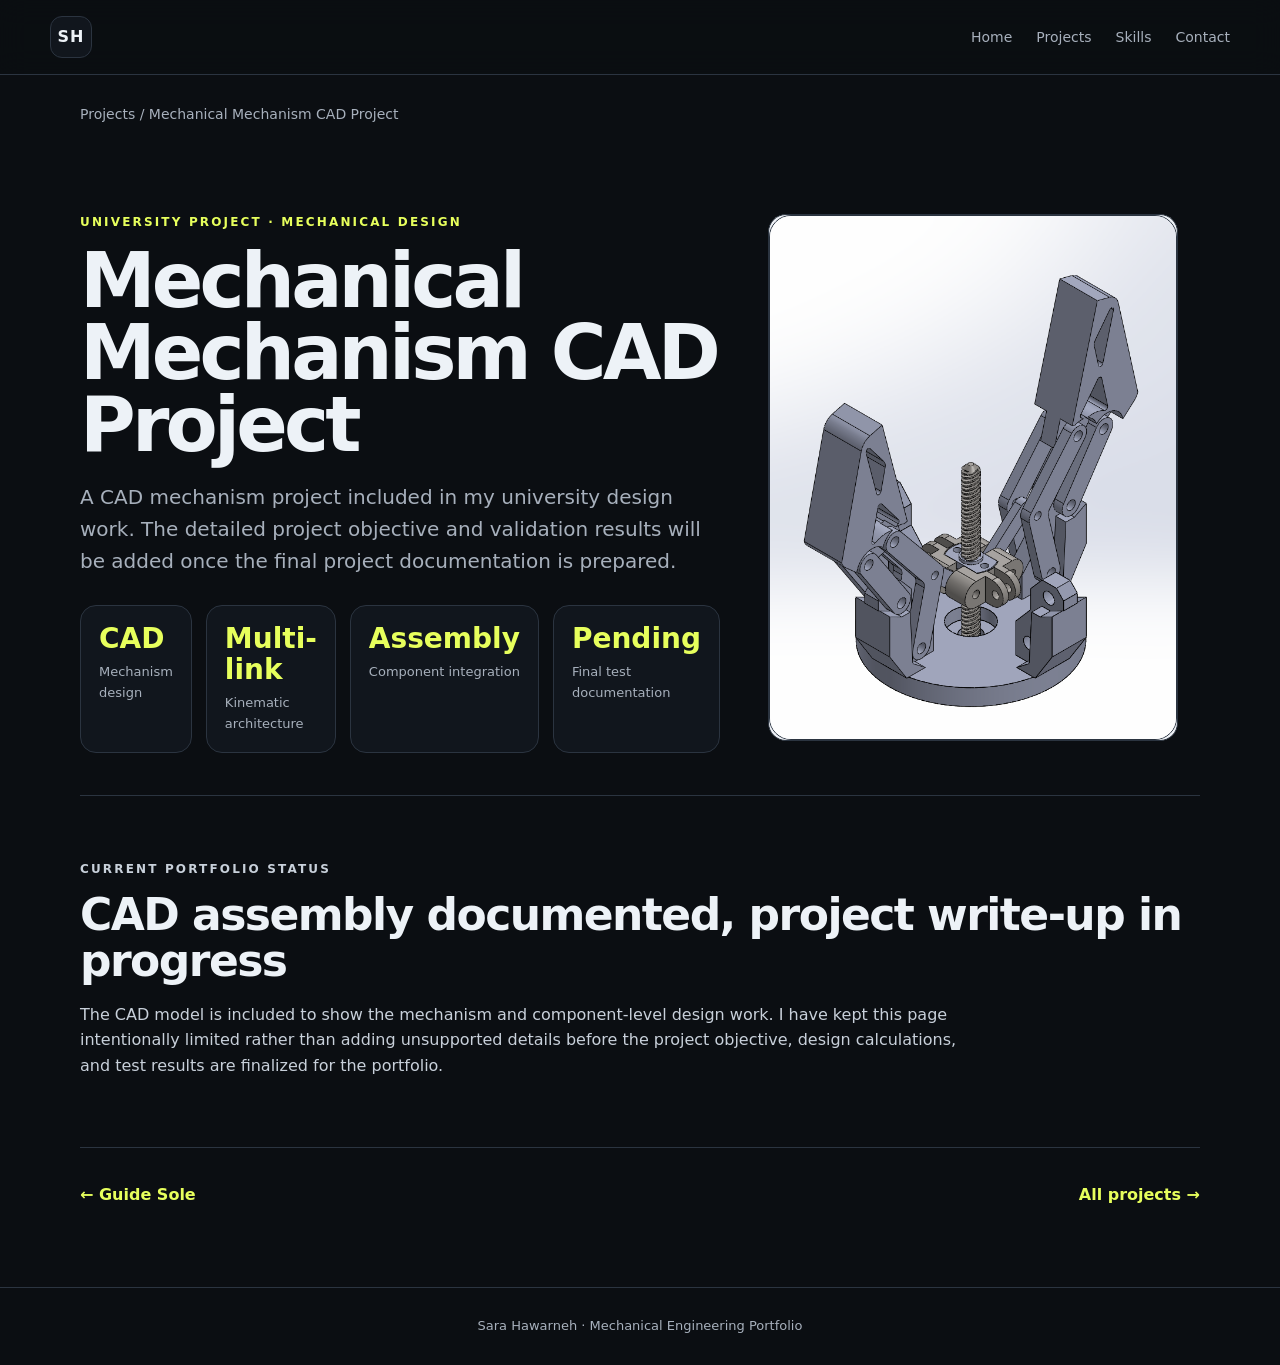
<file: projects/mechanism.html>
<!doctype html>
<html lang="en">
<head>
  <meta charset="utf-8" />
  <meta name="viewport" content="width=device-width, initial-scale=1" />
  <meta name="description" content="Mechanical Mechanism CAD Project - Sara Hawarneh Engineering Portfolio" />
  <title>Mechanical Mechanism CAD Project | Sara Hawarneh</title>
  <link rel="stylesheet" href="../styles.css?v=20260918-2" />
  <link rel="stylesheet" href="../project.css?v=20260918-2" />
</head>
<body class="project-page">
<header class="site-header">
  <a href="../index.html" class="brand">SH</a>
  <nav>
    <a href="../index.html">Home</a>
    <a href="../projects.html">Projects</a>
    <a href="../index.html#skills">Skills</a>
    <a href="../index.html#contact">Contact</a>
  </nav>
</header>
<main>
  <div class="project-shell breadcrumb"><a href="../projects.html">Projects</a> / Mechanical Mechanism CAD Project</div>
  <section class="project-shell project-hero">
    <div>
      <p class="project-kicker">UNIVERSITY PROJECT · MECHANICAL DESIGN</p>
      <h1>Mechanical Mechanism CAD Project</h1>
      <p class="project-subtitle">A CAD mechanism project included in my university design work. The detailed project objective and validation results will be added once the final project documentation is prepared.</p>
      <div class="project-metrics"><div class="project-metric"><strong>CAD</strong><span>Mechanism design</span></div><div class="project-metric"><strong>Multi-link</strong><span>Kinematic architecture</span></div><div class="project-metric"><strong>Assembly</strong><span>Component integration</span></div><div class="project-metric"><strong>Pending</strong><span>Final test documentation</span></div></div>
    </div>
    <div class="project-image"><img src="../Screenshot 2026-09-18 165137.png" alt="Mechanical Mechanism CAD Project" /></div>
  </section>
  <section class="project-shell project-section"><p class="project-kicker">CURRENT PORTFOLIO STATUS</p><h2>CAD assembly documented, project write-up in progress</h2><p>The CAD model is included to show the mechanism and component-level design work. I have kept this page intentionally limited rather than adding unsupported details before the project objective, design calculations, and test results are finalized for the portfolio.</p></section>
  <div class="project-shell project-footer-nav">
    <a href="guide-sole.html">← Guide Sole</a>
    <a href="../projects.html">All projects →</a>
  </div>
</main>
<footer>Sara Hawarneh · Mechanical Engineering Portfolio</footer>
</body>
</html>
</file>
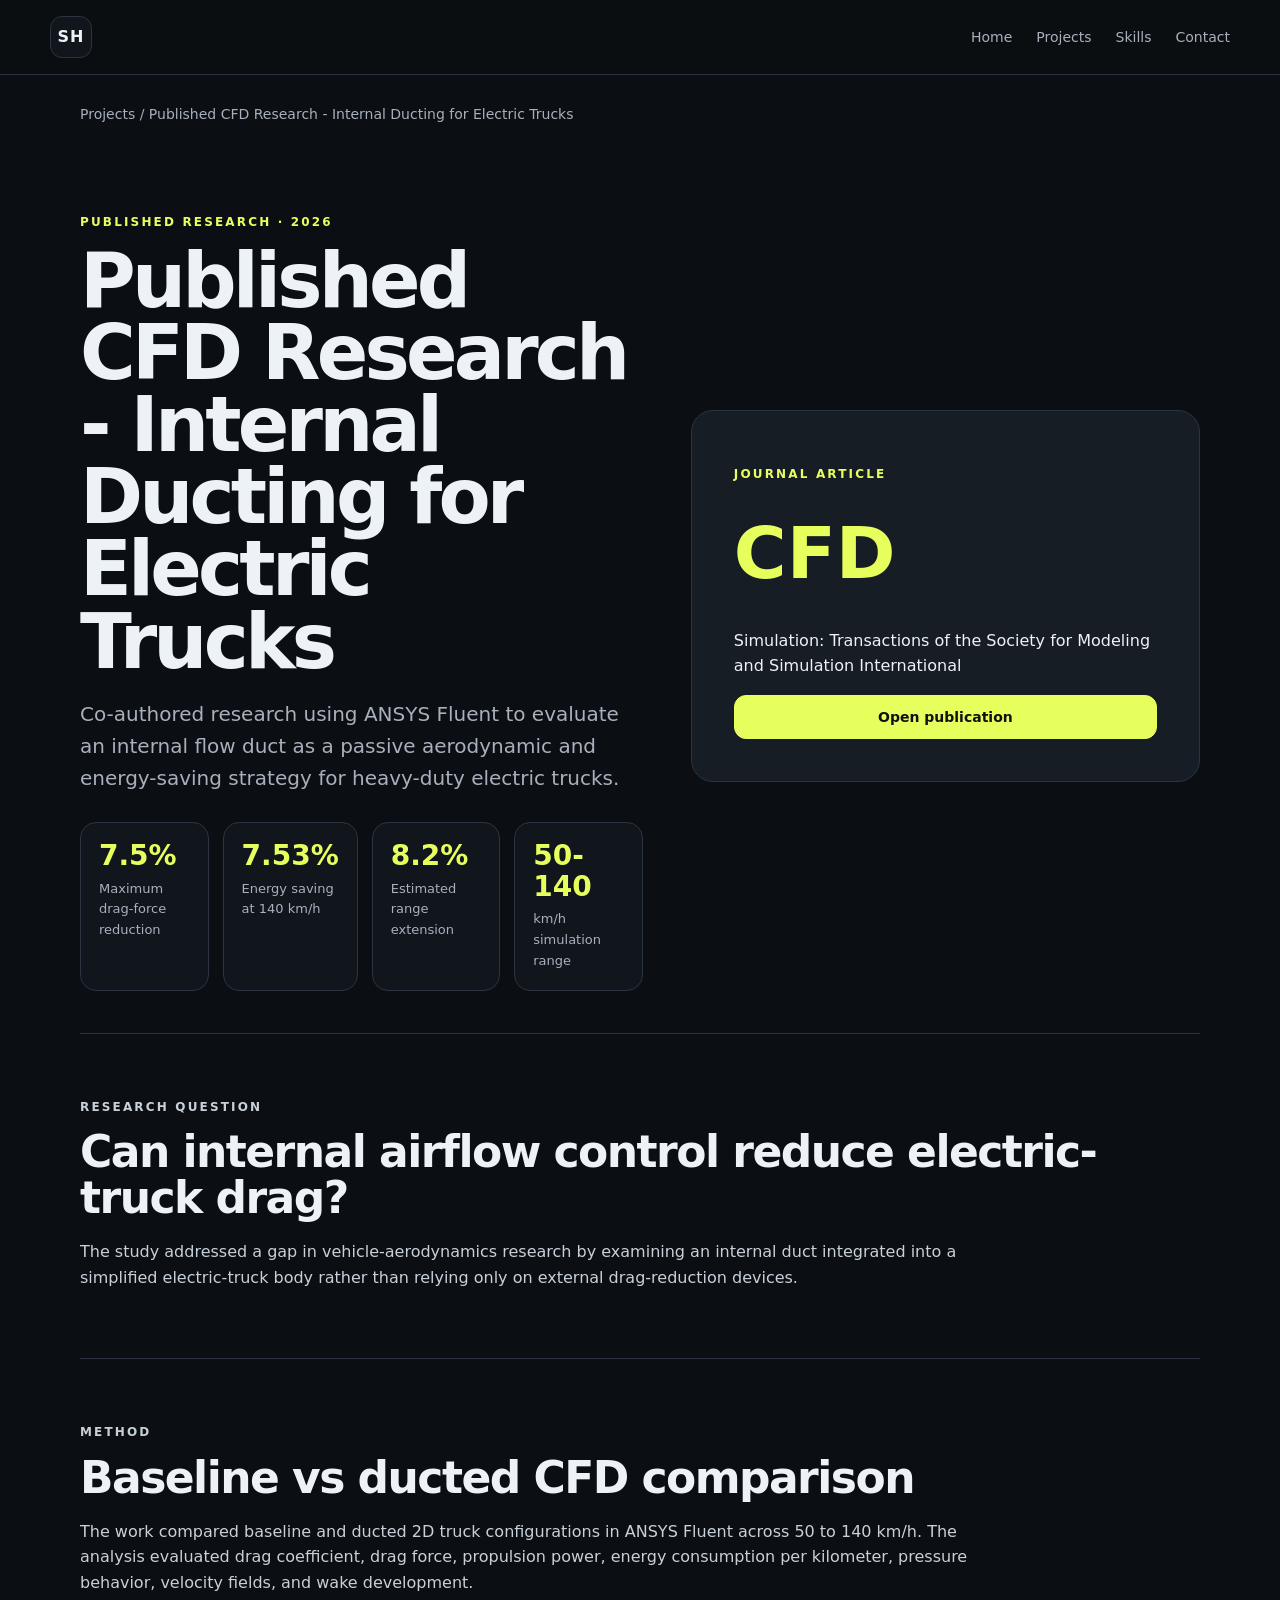
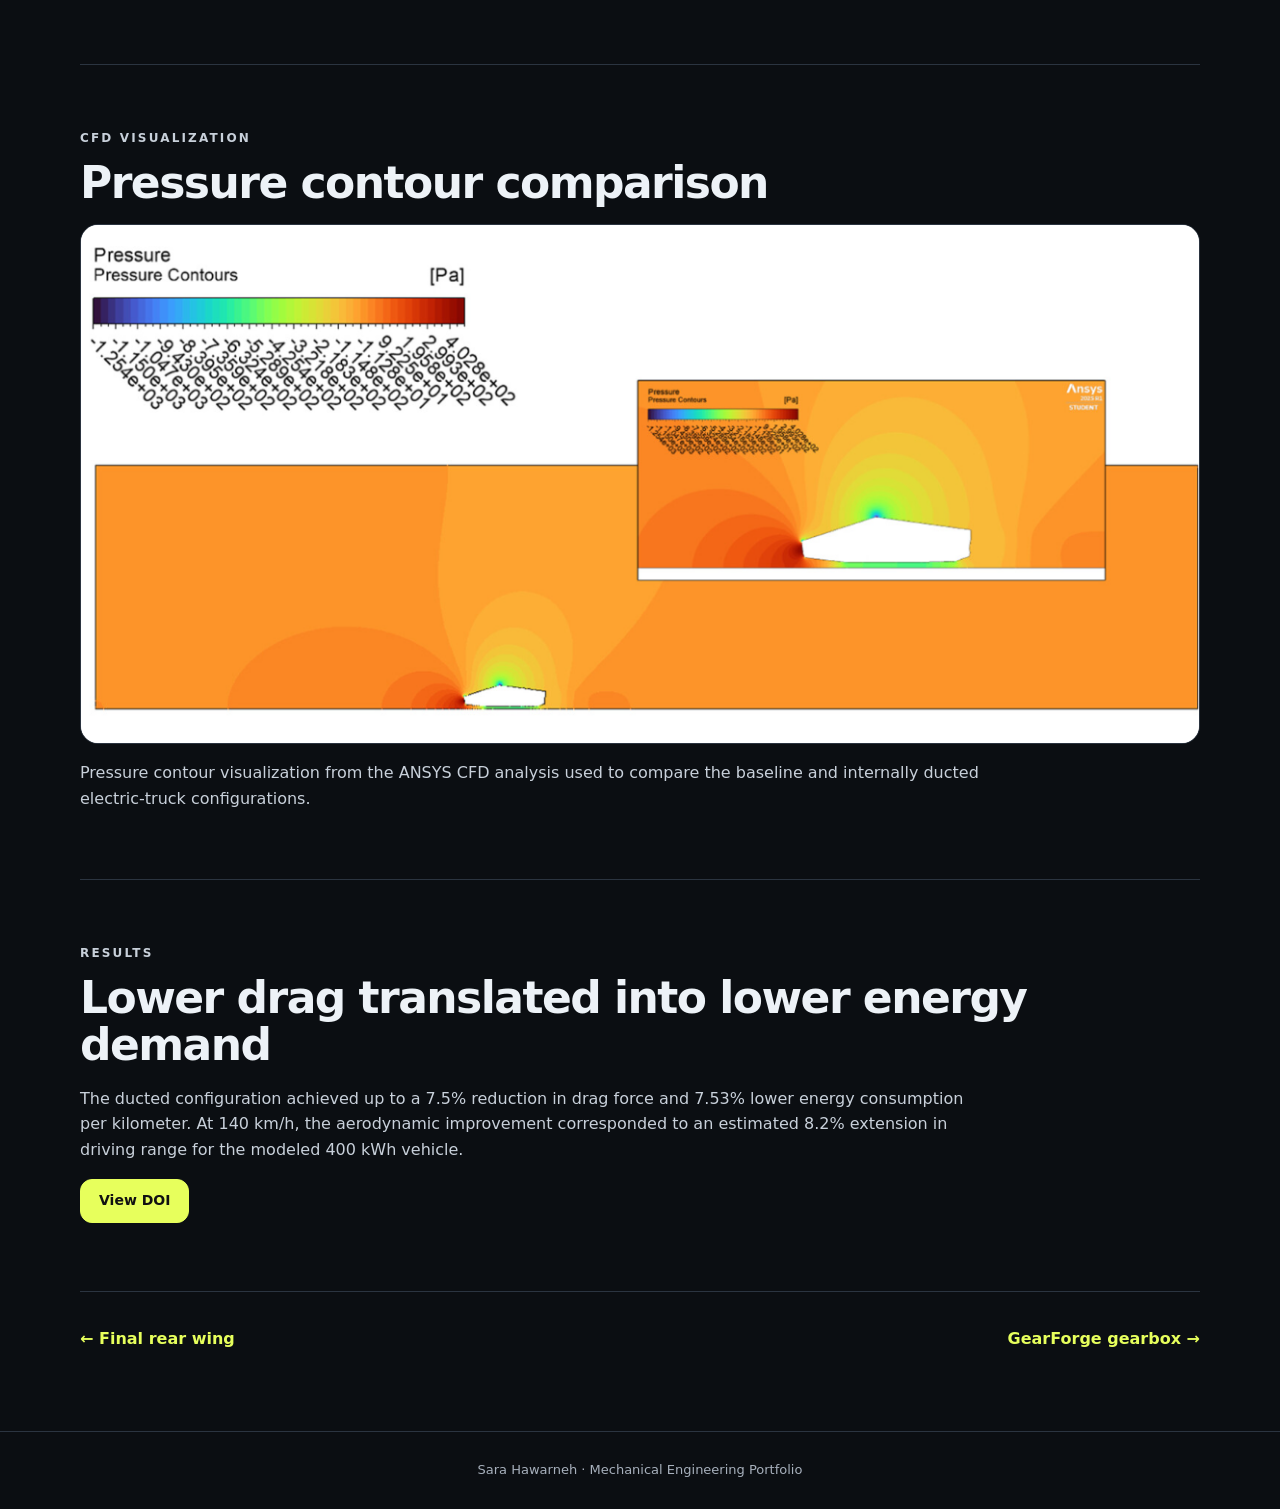
<file: projects/published-research.html>
<!doctype html>
<html lang="en">
<head>
  <meta charset="utf-8" />
  <meta name="viewport" content="width=device-width, initial-scale=1" />
  <meta name="description" content="Published CFD Research - Internal Ducting for Electric Trucks - Sara Hawarneh Engineering Portfolio" />
  <title>Published CFD Research - Internal Ducting for Electric Trucks | Sara Hawarneh</title>
  <link rel="stylesheet" href="../styles.css?v=20260918-2" />
  <link rel="stylesheet" href="../project.css?v=20260918-2" />
</head>
<body class="project-page">
<header class="site-header">
  <a href="../index.html" class="brand">SH</a>
  <nav>
    <a href="../index.html">Home</a>
    <a href="../projects.html">Projects</a>
    <a href="../index.html#skills">Skills</a>
    <a href="../index.html#contact">Contact</a>
  </nav>
</header>
<main>
  <div class="project-shell breadcrumb"><a href="../projects.html">Projects</a> / Published CFD Research - Internal Ducting for Electric Trucks</div>
  <section class="project-shell project-hero">
    <div>
      <p class="project-kicker">PUBLISHED RESEARCH · 2026</p>
      <h1>Published CFD Research - Internal Ducting for Electric Trucks</h1>
      <p class="project-subtitle">Co-authored research using ANSYS Fluent to evaluate an internal flow duct as a passive aerodynamic and energy-saving strategy for heavy-duty electric trucks.</p>
      <div class="project-metrics"><div class="project-metric"><strong>7.5%</strong><span>Maximum drag-force reduction</span></div><div class="project-metric"><strong>7.53%</strong><span>Energy saving at 140 km/h</span></div><div class="project-metric"><strong>8.2%</strong><span>Estimated range extension</span></div><div class="project-metric"><strong>50-140</strong><span>km/h simulation range</span></div></div>
    </div>
    <div class="text-hero-card"><p class="project-kicker">JOURNAL ARTICLE</p><strong>CFD</strong><p>Simulation: Transactions of the Society for Modeling and Simulation International</p><a class="button primary" href="https://doi.org/10.1177/00375497261425257" target="_blank" rel="noreferrer">Open publication</a></div>
  </section>
  <section class="project-shell project-section"><p class="project-kicker">RESEARCH QUESTION</p><h2>Can internal airflow control reduce electric-truck drag?</h2><p>The study addressed a gap in vehicle-aerodynamics research by examining an internal duct integrated into a simplified electric-truck body rather than relying only on external drag-reduction devices.</p></section><section class="project-shell project-section"><p class="project-kicker">METHOD</p><h2>Baseline vs ducted CFD comparison</h2><p>The work compared baseline and ducted 2D truck configurations in ANSYS Fluent across 50 to 140 km/h. The analysis evaluated drag coefficient, drag force, propulsion power, energy consumption per kilometer, pressure behavior, velocity fields, and wake development.</p></section><section class="project-shell project-section">
  <p class="project-kicker">CFD VISUALIZATION</p>
  <h2>Pressure contour comparison</h2>
  <div class="project-image"><img src="../Screenshot 2026-09-18 180834.png" alt="ANSYS pressure contour visualization from the electric-truck CFD study" /></div>
  <p>Pressure contour visualization from the ANSYS CFD analysis used to compare the baseline and internally ducted electric-truck configurations.</p>
</section><section class="project-shell project-section"><p class="project-kicker">RESULTS</p><h2>Lower drag translated into lower energy demand</h2><p>The ducted configuration achieved up to a 7.5% reduction in drag force and 7.53% lower energy consumption per kilometer. At 140 km/h, the aerodynamic improvement corresponded to an estimated 8.2% extension in driving range for the modeled 400 kWh vehicle.</p><p><a class="button primary" href="https://doi.org/10.1177/00375497261425257" target="_blank" rel="noreferrer">View DOI</a></p></section>
  <div class="project-shell project-footer-nav">
    <a href="final-rear-wing.html">← Final rear wing</a>
    <a href="gearforge.html">GearForge gearbox →</a>
  </div>
</main>
<footer>Sara Hawarneh · Mechanical Engineering Portfolio</footer>
</body>
</html>
</file>
<file: styles.css>
:root {
  --bg: #0b0e12;
  --panel: #11161d;
  --panel-2: #171d25;
  --text: #edf2f7;
  --muted: #a7b0bc;
  --line: #2b3440;
  --accent: #e7ff5c;
  --accent-soft: #cde84e;
  --max: 1180px;
}
* { box-sizing: border-box; }
html { scroll-behavior: smooth; }
body { margin: 0; font-family: Inter, ui-sans-serif, system-ui, -apple-system, BlinkMacSystemFont, "Segoe UI", sans-serif; background: var(--bg); color: var(--text); line-height: 1.6; }
a { color: inherit; text-decoration: none; }
img { width: 100%; display: block; }
.site-header { position: sticky; top: 0; z-index: 20; display: flex; align-items: center; justify-content: space-between; padding: 16px max(24px, calc((100vw - var(--max)) / 2)); background: color-mix(in srgb, var(--bg) 86%, transparent); border-bottom: 1px solid var(--line); backdrop-filter: blur(14px); }
.brand { width: 42px; height: 42px; border: 1px solid var(--line); border-radius: 12px; display: grid; place-items: center; font-weight: 800; letter-spacing: .06em; background: var(--panel); }
nav { display: flex; gap: 24px; font-size: 14px; color: var(--muted); }
nav a:hover { color: var(--text); }
.section-shell { width: min(var(--max), calc(100% - 40px)); margin: 0 auto; padding: 96px 0; }
.hero { min-height: 82vh; display: grid; grid-template-columns: 1.25fr .75fr; gap: 64px; align-items: center; }
.eyebrow { color: var(--accent); font-size: 12px; letter-spacing: .18em; font-weight: 800; margin: 0 0 12px; }
h1 { font-size: clamp(54px, 8vw, 104px); line-height: .95; letter-spacing: -.05em; margin: 0 0 18px; }
h2 { font-size: clamp(30px, 4vw, 52px); line-height: 1.05; letter-spacing: -.035em; margin: 0 0 18px; }
h3 { font-size: 22px; margin: 0 0 10px; }
.hero h2 { color: var(--muted); max-width: 760px; font-size: clamp(24px, 3vw, 38px); }
.lede { color: #c7ced8; font-size: 19px; max-width: 820px; }
.lede.small { font-size: 17px; }
.cta-row { display: flex; flex-wrap: wrap; gap: 12px; margin-top: 26px; }
.button { display: inline-flex; align-items: center; justify-content: center; min-height: 44px; padding: 0 18px; border: 1px solid var(--line); border-radius: 12px; background: var(--panel); font-weight: 700; font-size: 14px; }
.button:hover { border-color: #55606d; transform: translateY(-1px); }
.button.primary { background: var(--accent); color: #111; border-color: var(--accent); }
.metric-grid { display: grid; grid-template-columns: repeat(2, 1fr); gap: 14px; }
.metric-card { padding: 22px; border: 1px solid var(--line); background: var(--panel); border-radius: 18px; }
.metric-card strong { display: block; font-size: 34px; line-height: 1; color: var(--accent); margin-bottom: 8px; }
.metric-card span { display: block; font-weight: 700; }
.metric-card small { color: var(--muted); }
.section-heading { max-width: 860px; margin-bottom: 34px; }
.section-heading p { color: var(--muted); }
.hero-visual { border-radius: 22px; overflow: hidden; border: 1px solid var(--line); background: #e9edf4; }
.two-col { display: grid; grid-template-columns: 1fr 1fr; gap: 54px; }
.narrative { margin-top: 42px; }
.narrative p { color: var(--muted); }
.clean-list { margin: 0; padding-left: 20px; color: #c9d0d9; }
.clean-list li { margin-bottom: 10px; }
.note { margin: 34px 0 0; padding: 20px 22px; border-left: 3px solid var(--accent); background: var(--panel); color: #cbd2db; }
.development-grid { display: grid; grid-template-columns: repeat(2, 1fr); gap: 22px; margin-top: 44px; }
.dev-card, .project-card { border: 1px solid var(--line); background: var(--panel); border-radius: 18px; overflow: hidden; }
.dev-card img, .project-card img { aspect-ratio: 16/10; object-fit: cover; background: #eef1f6; }
.card-copy { padding: 20px; }
.card-copy p { color: var(--muted); margin: 8px 0 0; }
.results-panel { margin-top: 44px; padding: 30px; border-radius: 18px; background: var(--panel-2); border: 1px solid var(--line); }
.research-block { border-top: 1px solid var(--line); border-bottom: 1px solid var(--line); }
.research-layout { display: grid; grid-template-columns: 1.15fr .85fr; gap: 54px; align-items: start; }
.metric-grid.compact .metric-card strong { font-size: 30px; }
.project-grid { display: grid; grid-template-columns: repeat(2, 1fr); gap: 22px; }
.skills-grid { display: grid; grid-template-columns: repeat(2, 1fr); gap: 18px; }
.skill-card { padding: 24px; border: 1px solid var(--line); background: var(--panel); border-radius: 16px; }
.skill-card h3 { color: var(--accent); font-size: 16px; }
.tags { display: flex; flex-wrap: wrap; gap: 8px; }
.tag { border: 1px solid var(--line); padding: 6px 10px; border-radius: 999px; color: #c8d0da; font-size: 13px; }
.contact-block { text-align: center; padding-bottom: 120px; }
.contact-block .cta-row { justify-content: center; }
.contact-block p { color: var(--muted); }
footer { border-top: 1px solid var(--line); text-align: center; color: var(--muted); padding: 28px 20px; font-size: 13px; }
@media (max-width: 820px) { nav { display: none; } .hero, .two-col, .research-layout { grid-template-columns: 1fr; } .hero { min-height: auto; padding-top: 72px; } .development-grid, .project-grid, .skills-grid { grid-template-columns: 1fr; } .metric-grid { grid-template-columns: repeat(2, 1fr); } .section-shell { padding: 72px 0; } }
@media (max-width: 520px) { .metric-grid { grid-template-columns: 1fr; } .section-shell { width: min(100% - 28px, var(--max)); } }
.dev-card, .project-card { display:block; color:inherit; transition:transform .18s ease,border-color .18s ease; }
.dev-card:hover, .project-card:hover { transform:translateY(-4px); border-color:#566170; }
.card-link { display:inline-block; margin-top:14px; color:var(--accent); font-weight:700; font-size:14px; }
.research-block h2 a:hover { color:var(--accent); }

.home-team-photo { display:grid; grid-template-columns:.8fr 1.2fr; gap:40px; align-items:center; padding-top:20px; }
.home-team-copy p:last-child { color:var(--muted); max-width:520px; }
.home-team-image { border:1px solid var(--line); border-radius:22px; overflow:hidden; background:var(--panel); }
.home-team-image img { width:100%; aspect-ratio:16/9; object-fit:cover; object-position:center 45%; display:block; }
@media (max-width:820px){ .home-team-photo{grid-template-columns:1fr;} }

/* 2026-09-18 image refresh */
.home-team-image img { object-fit: cover; object-position: center 48%; image-rendering: auto; }

/* image display fixes */
.home-team-photo { grid-template-columns: .75fr 1.25fr; }
.home-team-image { display:flex; justify-content:center; align-items:center; padding:0; background:transparent; border:none; }
.home-team-image img {
  width:auto;
  max-width:100%;
  height:auto;
  max-height:760px;
  aspect-ratio:auto;
  object-fit:contain;
  object-position:center;
  border:1px solid var(--line);
  border-radius:22px;
}
@media (max-width:820px){
  .home-team-photo{grid-template-columns:1fr;}
  .home-team-image img{max-height:none;width:100%;}
}
</file>
<file: project.css>
/* Project detail pages */
.project-page .site-header { position: sticky; }
.project-shell { width: min(1120px, calc(100% - 40px)); margin: 0 auto; }
.project-hero { padding: 76px 0 42px; display: grid; grid-template-columns: 1.05fr .95fr; gap: 48px; align-items: center; }
.project-hero h1 { font-size: clamp(42px, 6vw, 76px); }
.project-kicker { color: var(--accent); font-size: 12px; letter-spacing: .18em; font-weight: 800; margin-bottom: 12px; }
.project-subtitle { color: var(--muted); font-size: 20px; max-width: 760px; }
.project-hero img { border: 1px solid var(--line); border-radius: 22px; background: #eef1f6; }
.project-metrics { display: grid; grid-template-columns: repeat(4, 1fr); gap: 14px; margin: 28px 0 0; }
.project-metric { padding: 18px; border: 1px solid var(--line); border-radius: 16px; background: var(--panel); }
.project-metric strong { display: block; color: var(--accent); font-size: 28px; line-height: 1.1; }
.project-metric span { display: block; color: var(--muted); margin-top: 7px; font-size: 13px; }
.project-section { padding: 52px 0; border-top: 1px solid var(--line); }
.project-section h2 { font-size: clamp(28px, 4vw, 44px); }
.project-section p { color: #c8d0da; max-width: 900px; }
.project-section .clean-list { max-width: 900px; }
.project-grid-2 { display: grid; grid-template-columns: 1fr 1fr; gap: 28px; align-items: start; }
.project-image { border-radius: 18px; border: 1px solid var(--line); background: #eef1f6; overflow: hidden; }
.project-image img { width: 100%; height: auto; }
.callout { border: 1px solid var(--line); background: var(--panel-2); border-radius: 18px; padding: 24px; }
.callout strong { color: var(--accent); }
.breadcrumb { padding-top: 28px; font-size: 14px; color: var(--muted); }
.breadcrumb a:hover { color: var(--text); }
.project-footer-nav { display: flex; justify-content: space-between; gap: 16px; padding: 34px 0 80px; border-top: 1px solid var(--line); }
.project-footer-nav a { color: var(--accent); font-weight: 700; }
.text-hero-card { border: 1px solid var(--line); border-radius: 22px; background: var(--panel-2); min-height: 360px; display: grid; align-content: center; padding: 42px; }
.text-hero-card strong { font-size: clamp(42px, 6vw, 72px); color: var(--accent); }
.project-index { padding: 78px 0 100px; }
.project-index-grid { display: grid; grid-template-columns: repeat(2, 1fr); gap: 22px; margin-top: 34px; }
.project-index-card { border: 1px solid var(--line); background: var(--panel); border-radius: 18px; overflow: hidden; transition: transform .18s ease, border-color .18s ease; }
.project-index-card:hover { transform: translateY(-4px); border-color: #566170; }
.project-index-card img { aspect-ratio: 16/9; object-fit: cover; background: #eef1f6; }
.project-index-card .card-copy { min-height: 190px; }
.project-index-card .card-copy small { color: var(--accent); font-weight: 800; letter-spacing: .08em; }
.project-index-card .card-copy p { margin-bottom: 16px; }
.project-index-card .card-copy span { color: var(--accent); font-weight: 700; font-size: 14px; }
@media (max-width: 820px) {
  .project-hero, .project-grid-2 { grid-template-columns: 1fr; }
  .project-metrics { grid-template-columns: repeat(2, 1fr); }
  .project-index-grid { grid-template-columns: 1fr; }
}
@media (max-width: 520px) { .project-metrics { grid-template-columns: 1fr; } }
/* keep project photos visible at natural aspect ratio */
.project-section .project-image img {
  width:100%;
  height:auto;
  object-fit:contain;
  background:#eef1f6;
}
</file>
